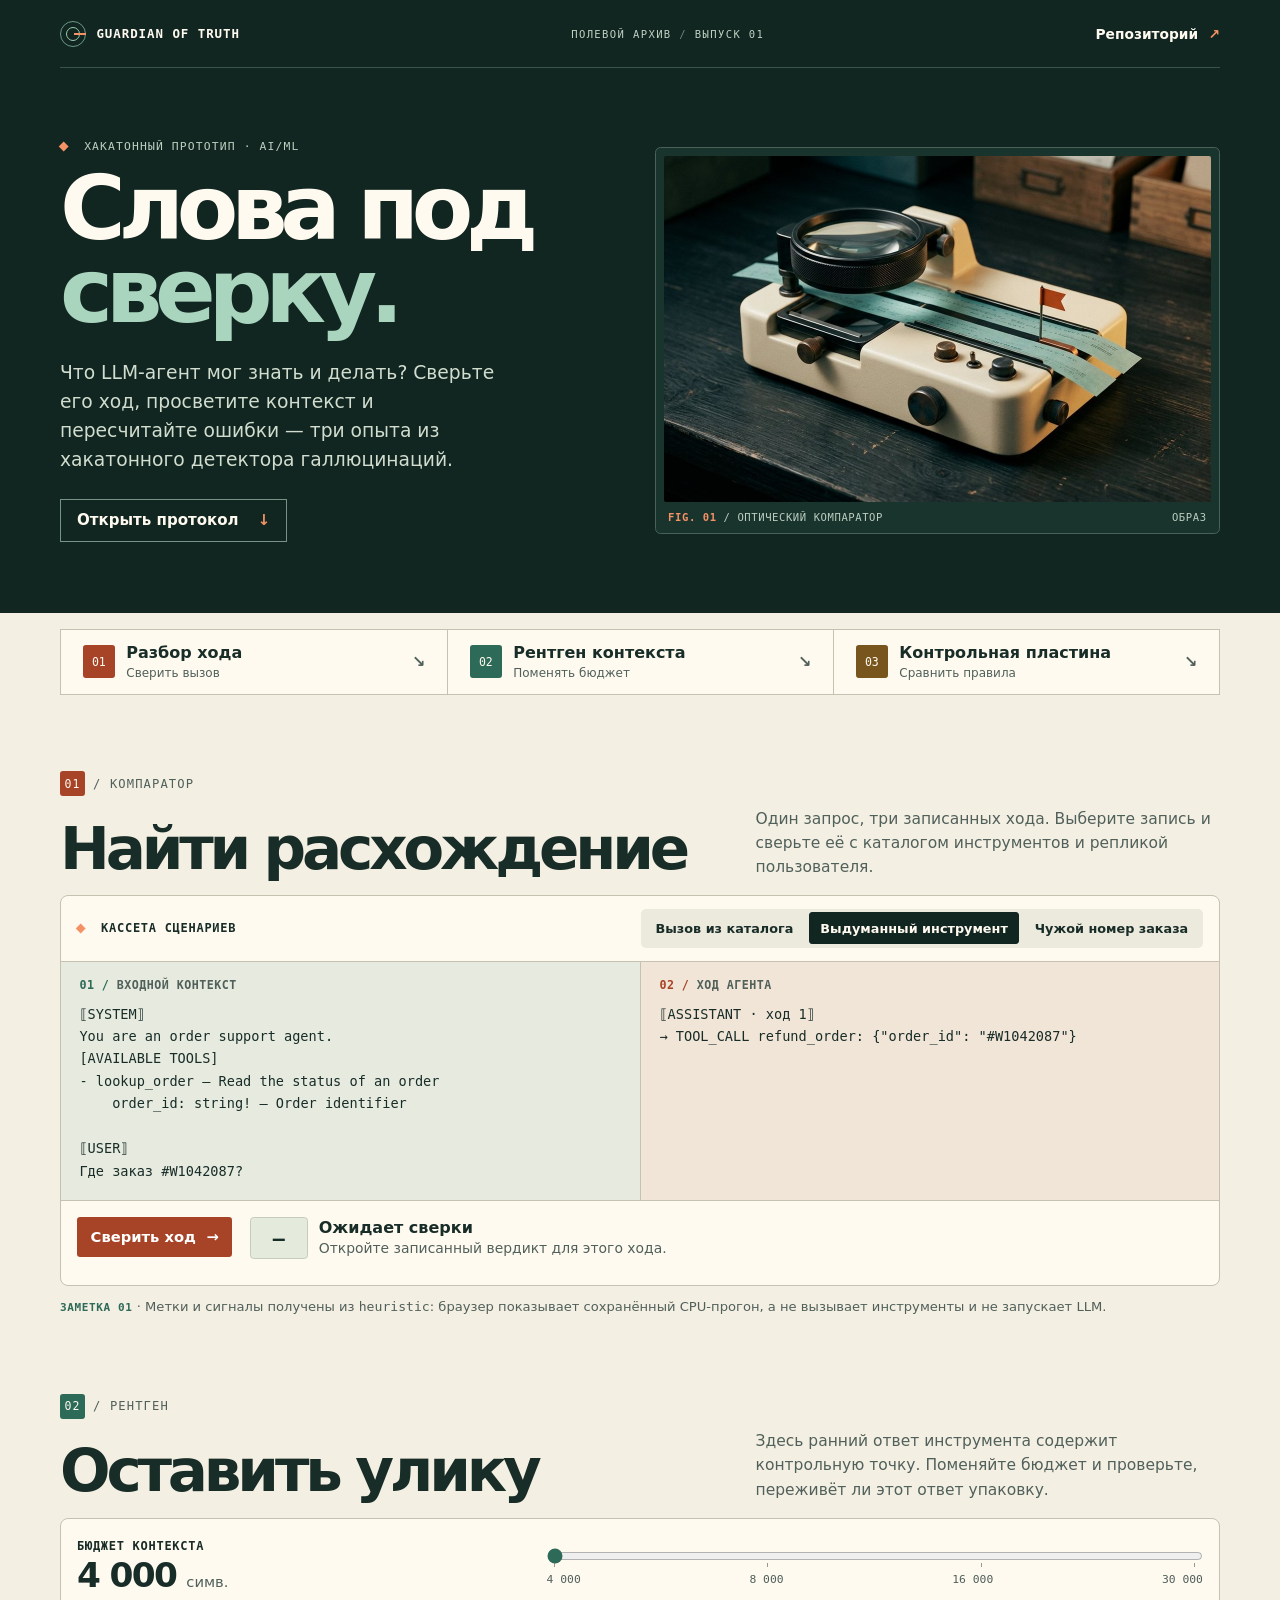
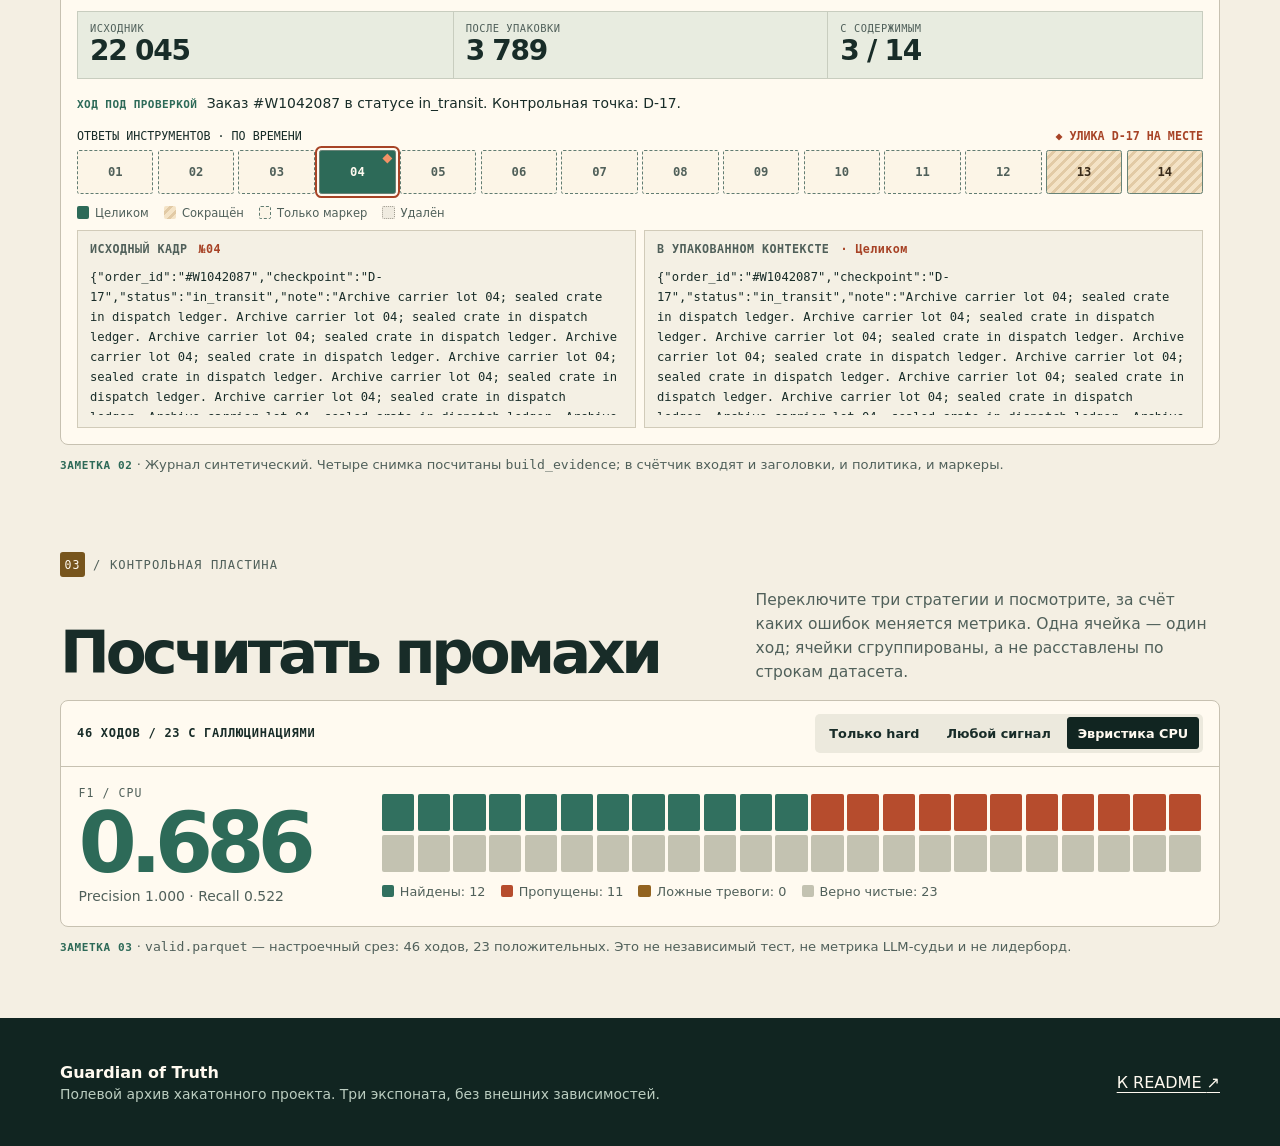
<file: docs/showcase/index.html>
<!doctype html>
<html lang="ru">
<head>
  <meta charset="utf-8">
  <meta name="viewport" content="width=device-width, initial-scale=1">
  <meta name="color-scheme" content="light">
  <meta name="description" content="Полевой архив Guardian of Truth: три интерактивных экспоната хакатонного детектора галлюцинаций.">
  <link rel="icon" href="data:image/svg+xml,%3Csvg xmlns='http://www.w3.org/2000/svg' viewBox='0 0 32 32'%3E%3Crect width='32' height='32' rx='6' fill='%23112521'/%3E%3Ccircle cx='15' cy='16' r='9' fill='none' stroke='%23a9d4be' stroke-width='2'/%3E%3Cpath d='M15 16h12' stroke='%23f49266' stroke-width='2'/%3E%3C/svg%3E">
  <title>Полевой архив / Guardian of Truth</title>
  <style>:root {
  color: #182c28; background: #f4efe3; color-scheme: light;
  --ink: #182c28; --night: #112521; --paper: #f4efe3; --white: #fffaf0;
  --line: #c7c1b1; --muted: #50605a; --pine: #2d6a58; --rust: #a74326;
  --bright: #f49266; --ochre: #77551d;
  --mono: ui-monospace, "DejaVu Sans Mono", Consolas, monospace;
  font-family: system-ui, -apple-system, "Segoe UI", sans-serif;
  scroll-behavior: smooth;
}
*, *::before, *::after { box-sizing: border-box; }
body { margin: 0; }
a { color: inherit; }
button, input { font: inherit; }
button { cursor: pointer; }
:focus-visible { outline: 3px solid #be4c20; outline-offset: 4px; }
p, figure { margin: 0; }
pre { overflow: auto; margin: 0; font: .85rem/1.65 var(--mono); }
code, .mono { font-family: var(--mono); }
.wrap { width: min(1160px, 100% - 7rem); margin: 0 auto; }
.night { background: var(--night); color: var(--white); }
.dim { opacity: .55; }
.skip { position: absolute; z-index: 5; left: 1rem; top: 1rem; transform: translateY(-200%); background: var(--white); padding: .7rem 1rem; }
.skip:focus { transform: none; }
.topbar { min-height: 68px; border-bottom: 1px solid #38544a; display: flex; align-items: center; justify-content: space-between; gap: 1rem; }
.wordmark, .repo { display: inline-flex; gap: .65rem; align-items: center; text-decoration: none; }
.wordmark { font: 700 .78rem var(--mono); letter-spacing: .075em; }
.repo { font-size: .86rem; font-weight: 650; }
.repo:hover, .bottom a:hover { color: var(--bright); }
.repo span { color: var(--bright); }
.mark { width: 26px; height: 26px; border: 1px solid #6b9885; border-radius: 50%; position: relative; flex: 0 0 auto; }
.mark::before { content: ""; inset: 5px; border: 1px solid #9acaac; border-radius: 50%; position: absolute; }
.mark::after { content: ""; height: 2px; width: 12px; top: 11px; left: 13px; background: var(--bright); position: absolute; }
.edition { font-size: .66rem; letter-spacing: .13em; color: #c0d1c2; }
.hero { display: grid; grid-template-columns: 1fr 1.04fr; gap: clamp(1.5rem, 4vw, 4.5rem); align-items: center; padding-block: clamp(2.5rem, 5vw, 4.7rem); }
.hero-copy { padding-block: .45rem; }
.eyebrow { font: .71rem/1.4 var(--mono); letter-spacing: .1em; color: #bed0c1; }
.eyebrow i, .console-label i { display: inline-block; width: .46rem; height: .46rem; background: var(--bright); margin-right: .55rem; transform: rotate(45deg); }
h1 { font-size: clamp(3.35rem, 7vw, 6.7rem); line-height: .93; letter-spacing: -.082em; margin: .75rem 0 1.5rem; font-weight: 750; }
h1 em { font-style: normal; color: #a9d4be; }
.hero-copy p { color: #d1ddce; font-size: clamp(1rem, 1.6vw, 1.17rem); line-height: 1.55; max-width: 37ch; }
.hero-link { display: inline-flex; justify-content: space-between; align-items: center; gap: 1.2rem; margin-top: 1.6rem; border: 1px solid #779287; padding: .7rem 1rem; font-weight: 650; font-size: .94rem; text-decoration: none; }
.hero-link span { color: var(--bright); }
.hero-link:hover { background: #29453c; }
.instrument { padding: .525rem; background: #19332d; border: 1px solid #4a6157; border-radius: .35rem; min-width: 0; }
.instrument img { width: 100%; height: auto; aspect-ratio: 1.58; object-fit: cover; display: block; border-radius: .13rem; }
.instrument figcaption { text-transform: uppercase; font-size: .66rem; letter-spacing: .055em; display: flex; gap: .5rem; justify-content: space-between; color: #bbcdc0; padding: .52rem .25rem .12rem; }
.instrument figcaption b { color: var(--bright); }
.register { display: grid; grid-template-columns: repeat(3, 1fr); margin-top: 1rem; border: 1px solid var(--line); background: var(--white); }
.register a { display: grid; grid-template-columns: auto 1fr auto; gap: .7rem; align-items: center; text-decoration: none; padding: .8rem clamp(.7rem, 2.1vw, 1.35rem); font-weight: 720; line-height: 1.2; }
.register a + a { border-left: 1px solid var(--line); }
.register a:hover { background: #e9eadc; }
.register small { display: block; font-size: .75rem; font-weight: 500; color: var(--muted); margin-top: .28rem; }
.register i { color: var(--muted); font-style: normal; }
.index { display: inline-grid; place-items: center; width: 2.03rem; height: 2.03rem; color: var(--white); font: .72rem var(--mono); border-radius: .18rem; }
.rust { background: var(--rust); } .pine { background: var(--pine); } .ochre { background: var(--ochre); }
.exhibit { scroll-margin-top: 1rem; padding-block: clamp(2.4rem, 6vw, 5rem) 0; }
.section-head { display: grid; grid-template-columns: 1fr minmax(20ch, .7fr); gap: .65rem 2rem; align-items: end; margin-bottom: 1rem; }
.section-no { grid-column: 1/-1; color: var(--muted); letter-spacing: .09em; font-size: .76rem; display: flex; align-items: center; gap: .5rem; }
.section-no .index { height: 1.57rem; width: 1.57rem; }
h2 { font-size: clamp(2.25rem, 4.65vw, 4rem); line-height: 1.03; font-weight: 740; letter-spacing: -.07em; margin: 0; }
.section-head p, .footnote { line-height: 1.55; color: var(--muted); }
.section-head p { font-size: .97rem; max-width: 50ch; }
.console, .packing-deck, .score-deck { border: 1px solid var(--line); border-radius: .5rem; overflow: clip; background: var(--white); }
.console-top, .score-controls { display: flex; flex-wrap: wrap; align-items: center; justify-content: space-between; gap: .7rem; padding: .8rem 1rem; border-bottom: 1px solid var(--line); }
.console-label { font-size: .75rem; font-weight: 700; letter-spacing: .06em; }
.segments { display: flex; flex-wrap: wrap; gap: .3rem; padding: .23rem; background: #ece9dd; border-radius: .31rem; }
.segments button { background: transparent; border: 1px solid transparent; padding: .47rem .63rem; color: var(--ink); border-radius: .19rem; font-size: .8rem; font-weight: 620; }
.segments button:hover { background: #f7f3e9; }
.segments button[aria-pressed="true"] { background: var(--night); color: var(--white); border-color: var(--night); }
.traces { display: grid; grid-template-columns: 1fr 1fr; background: #e7ebdf; }
.trace { min-width: 0; padding: 1.02rem 1.15rem 1.1rem; }
.trace-call { background: #f1e5d7; border-left: 1px solid var(--line); }
.trace h3, .frames h3 { font-size: .73rem; margin: 0 0 .65rem; letter-spacing: .04em; color: var(--muted); }
.trace h3 span { color: var(--pine); }
.trace-call h3 span { color: var(--rust); }
.trace pre { min-height: 10.25rem; white-space: pre-wrap; overflow-wrap: anywhere; }
.verdict-row { padding: 1rem; display: grid; grid-template-columns: minmax(148px, auto) 1fr; gap: 1.1rem; align-items: start; border-top: 1px solid var(--line); }
.primary { padding: .72rem .85rem; display: flex; justify-content: space-between; align-items: center; gap: .65rem; border: 0; border-radius: .2rem; background: var(--rust); color: #fff; font-size: .92rem; font-weight: 720; }
.primary:hover { background: #853519; }
.verdict { min-height: 3.3rem; display: grid; grid-template-columns: auto 1fr; align-items: start; gap: .7rem; }
.label { min-width: 3.6rem; min-height: 2.63rem; display: grid; place-items: center; border: 1px solid #c6ccbd; border-radius: .23rem; background: #e5ebdc; font-weight: 700; font-size: 1.25rem; }
.verdict[data-tone="alert"] .label { color: var(--rust); background: #f5e2d6; border-color: #dcb49f; }
.verdict p { line-height: 1.4; }
#verdict-title { font-weight: 700; }
.subtle { color: var(--muted); font-size: .87rem; }
.signals { list-style: none; margin: .4rem 0 0; padding: 0; display: flex; flex-wrap: wrap; gap: .32rem; }
.signals li { background: #f2ded2; color: #7b321e; padding: .22rem .37rem; border-radius: .18rem; font: .71rem/1.45 var(--mono); overflow-wrap: anywhere; }
.footnote { margin-top: .65rem; font-size: .82rem; }
.footnote .mono { color: var(--pine); font-size: .69rem; letter-spacing: .055em; font-weight: 700; }
.packing-deck { padding: 1rem; }
.slider-head { display: grid; grid-template-columns: 1fr 1.5fr; gap: .75rem 2rem; align-items: center; }
.slider-number { font-size: 2.15rem; line-height: 1.25; letter-spacing: -.05em; font-weight: 740; }
.slider-number span { font-size: .92rem; font-weight: 500; color: var(--muted); letter-spacing: 0; }
.slider-controls input { width: 100%; margin: 0; display: block; accent-color: var(--pine); }
.slider-ticks { display: flex; justify-content: space-between; gap: .25rem; margin-top: .26rem; font-size: .71rem; color: var(--muted); }
.reading { display: grid; grid-template-columns: repeat(3, 1fr); margin: .9rem 0; background: #e8ece0; border: 1px solid #c8cdbf; }
.reading > div { padding: .65rem .75rem; }
.reading > div + div { border-left: 1px solid #c8cdbf; }
.reading span { display: block; font-size: .65rem; letter-spacing: .05em; color: var(--muted); }
.reading strong { font-size: clamp(1.15rem, 2.5vw, 1.75rem); letter-spacing: -.045em; }
.observed { font-size: .87rem; line-height: 1.5; margin-bottom: .95rem; }
.observed .mono { font-size: .69rem; font-weight: 700; letter-spacing: .04em; color: var(--pine); margin-right: .3rem; }
.strip-head { display: flex; flex-wrap: wrap; justify-content: space-between; gap: .4rem; align-items: center; font-size: .73rem; }
.proof { color: var(--rust); font-weight: 700; }
.timeline { display: grid; grid-template-columns: repeat(14, minmax(0, 1fr)); gap: .27rem; margin-top: .45rem; }
.timeline button { min-height: 2.75rem; padding: .22rem; border: 1px solid #688377; border-radius: .15rem; color: #fffaf0; font: 700 .76rem var(--mono); position: relative; }
.timeline button[aria-pressed="true"] { outline: 2px solid var(--rust); outline-offset: 2px; z-index: 1; }
.timeline button:focus-visible { z-index: 2; outline-offset: 4px; }
.timeline button.is-proof::after { content: ""; width: .42rem; height: .42rem; position: absolute; inset: .24rem .24rem auto auto; background: var(--bright); transform: rotate(45deg); }
.whole { background: var(--pine); }
.timeline .short, .swatch.short { background: repeating-linear-gradient(135deg,#f4e3c6 0 4px,#e2caa5 4px 7px); color: #382a19; }
.timeline .marker, .swatch.marker { background: #fcf5e7; border: 1px dashed #617c72; color: var(--muted); }
.timeline .gone, .swatch.gone { background: #f0ebe0; border: 1px dotted #a19d91; color: var(--muted); }
.frames { display: grid; grid-template-columns: 1fr 1fr; gap: .5rem; margin-top: .65rem; }
.frames > div { padding: .7rem .75rem; border: 1px solid #d1cbb9; background: #f4f0e4; min-width: 0; }
.frames h3 span { margin-left: .22rem; color: var(--rust); }
.frames pre { white-space: pre-wrap; overflow-wrap: anywhere; max-height: 9.3rem; font-size: .76rem; }
.key { padding: 0; margin: .7rem 0 0; list-style: none; display: flex; flex-wrap: wrap; gap: .4rem .95rem; font-size: .8rem; color: var(--muted); }
.key.small { font-size: .72rem; }
.key li { display: flex; gap: .37rem; align-items: center; }
.swatch { width: .76rem; height: .76rem; border-radius: .12rem; flex: 0 0 auto; }
.score-body { display: grid; grid-template-columns: minmax(10rem, .48fr) 1.37fr; gap: 1rem; padding: 1.2rem 1.1rem; align-items: center; }
.score-body .mono { color: var(--muted); font-size: .72rem; letter-spacing: .09em; }
.big-number { color: var(--pine); font-size: clamp(3.1rem, 6.55vw, 5.5rem); letter-spacing: -.083em; font-weight: 760; line-height: 1.04; font-variant-numeric: tabular-nums; }
.pr { line-height: 1.4; }
.matrix { display: grid; grid-template-columns: repeat(23, 1fr); gap: .22rem; }
.matrix span { display: block; aspect-ratio: .86; border-radius: .12rem; }
.tp { background: #31705f; }.fn { background: #b64c2d; }.fp { background: #926320; }.tn { background: #c3c2b1; }
.notice { margin-top: 1.25rem; padding: .75rem; border: 1px solid var(--line); }
.bottom { display: flex; justify-content: space-between; gap: 1.1rem; align-items: center; margin-top: 3.8rem; min-height: 8rem; padding-block: 1.2rem; }
.bottom p { margin-top: .25rem; color: #bbcdc0; font-size: .87rem; }
.bottom a { flex: 0 0 auto; text-underline-offset: .25em; }
@media (max-width: 950px) {
  .wrap { width: calc(100% - 4rem); }
  .section-head { grid-template-columns: 1fr .85fr; }
  .hero { gap: 1.7rem; }
}
@media (max-width: 700px) {
  .wrap { width: calc(100% - 2rem); }
  .topbar { min-height: 58px; }
  .hero { grid-template-columns: 1fr; padding-block: 2rem; gap: 1.2rem; }
  .hero-copy p { max-width: 43ch; }
  .hero-link { margin-top: .95rem; }
  .instrument img { aspect-ratio: 1.85; }
  .edition { display: none; }
  .section-head { grid-template-columns: 1fr; }
  .register a { grid-template-columns: 1fr; gap: .4rem; font-size: .79rem; word-break: normal; }
  .register a small, .register a i { display: none; }
  .register .index { width: 1.58rem; height: 1.58rem; }
  .timeline { grid-template-columns: repeat(7, minmax(0, 1fr)); }
  .score-body { grid-template-columns: 1fr; }
  .matrix { gap: .15rem; }
}
@media (max-width: 480px) {
  .traces, .frames, .slider-head { grid-template-columns: 1fr; }
  .trace { padding: .8rem; }
  .trace-call { border-left: 0; border-top: 1px solid var(--line); }
  .trace pre { min-height: auto; }
  .verdict-row { grid-template-columns: 1fr; gap: .8rem; }
  .primary { justify-self: start; }
  .slider-head { gap: .3rem; }
  .reading > div { padding: .46rem .4rem; }
  .reading span { font-size: .57rem; }
  .reading strong { font-size: 1.12rem; }
  .bottom { flex-direction: column; align-items: flex-start; }
}
@media (prefers-reduced-motion: reduce) {
  :root { scroll-behavior: auto; }
}
</style>
</head>
<body>
  <a class="skip" href="#audit">К экспонатам</a>
  <header class="night" id="top">
    <div class="wrap topbar">
      <a class="wordmark" href="#top" aria-label="Guardian of Truth, в начало">
        <span class="mark" aria-hidden="true"></span> GUARDIAN OF TRUTH
      </a>
      <span class="edition mono">ПОЛЕВОЙ АРХИВ <span class="dim">/</span> ВЫПУСК 01</span>
      <a class="repo" href="https://github.com/overbaffe1/Guardian-of-Truth">Репозиторий <span aria-hidden="true">↗</span></a>
    </div>
    <div class="wrap hero">
      <div class="hero-copy">
        <div class="eyebrow"><i aria-hidden="true"></i> ХАКАТОННЫЙ ПРОТОТИП · AI/ML</div>
        <h1>Слова под<br><em>сверку.</em></h1>
        <p>Что LLM-агент мог знать и делать? Сверьте его ход, просветите контекст и пересчитайте ошибки — три опыта из хакатонного детектора галлюцинаций.</p>
        <a class="hero-link" href="#audit">Открыть протокол <span aria-hidden="true">↓</span></a>
      </div>
      <figure class="instrument">
        <img src="[data-uri]" width="1240" height="692" alt="Воображаемый оптический компаратор: линза над двумя лентами и оранжевый флажок на одной из них.">
        <figcaption class="mono"><span><b>FIG. 01</b> / Оптический компаратор</span><span>ОБРАЗ</span></figcaption>
      </figure>
    </div>
  </header>

  <main class="wrap">
    <nav class="register" aria-label="Указатель экспонатов">
      <a href="#audit"><span class="index rust">01</span><span>Разбор хода<small>Сверить вызов</small></span><i aria-hidden="true">↘</i></a>
      <a href="#packing"><span class="index pine">02</span><span>Рентген контекста<small>Поменять бюджет</small></span><i aria-hidden="true">↘</i></a>
      <a href="#scores"><span class="index ochre">03</span><span>Контрольная пластина<small>Сравнить правила</small></span><i aria-hidden="true">↘</i></a>
    </nav>

    <noscript><p class="notice">Для переключателей нужен JavaScript. Статичные экспонаты и результаты доступны <a href="https://github.com/overbaffe1/Guardian-of-Truth#readme">в README</a>.</p></noscript>

    <section id="audit" class="exhibit" tabindex="-1" aria-labelledby="audit-title">
      <header class="section-head">
        <div class="mono section-no"><span class="index rust">01</span> / КОМПАРАТОР</div>
        <h2 id="audit-title">Найти расхождение</h2>
        <p>Один запрос, три записанных хода. Выберите запись и сверьте её с каталогом инструментов и репликой пользователя.</p>
      </header>
      <div class="console">
        <div class="console-top">
          <span class="mono console-label"><i aria-hidden="true"></i> КАССЕТА СЦЕНАРИЕВ</span>
          <div id="cases" class="segments" role="group" aria-label="Сценарий"></div>
        </div>
        <div class="traces">
          <div class="trace">
            <h3 class="mono"><span>01 /</span> ВХОДНОЙ КОНТЕКСТ</h3>
            <pre id="case-prompt" tabindex="0" aria-label="Входной контекст"></pre>
          </div>
          <div class="trace trace-call">
            <h3 class="mono"><span>02 /</span> ХОД АГЕНТА</h3>
            <pre id="case-response" tabindex="0" aria-label="Ход агента"></pre>
          </div>
        </div>
        <div class="verdict-row">
          <button id="inspect" class="primary" type="button" aria-controls="verdict">Сверить ход <span aria-hidden="true">→</span></button>
          <div id="verdict" class="verdict" aria-live="polite" aria-atomic="true">
            <div id="label" class="label mono"></div>
            <div>
              <p id="verdict-title"></p>
              <p id="verdict-note" class="subtle"></p>
              <ul id="signal-list" class="signals"></ul>
            </div>
          </div>
        </div>
      </div>
      <p class="footnote"><span class="mono">ЗАМЕТКА 01</span> · Метки и сигналы получены из <code>heuristic</code>: браузер показывает сохранённый CPU-прогон, а не вызывает инструменты и не запускает LLM.</p>
    </section>

    <section id="packing" class="exhibit" tabindex="-1" aria-labelledby="packing-title">
      <header class="section-head">
        <div class="mono section-no"><span class="index pine">02</span> / РЕНТГЕН</div>
        <h2 id="packing-title">Оставить улику</h2>
        <p>Здесь ранний ответ инструмента содержит контрольную точку. Поменяйте бюджет и проверьте, переживёт ли этот ответ упаковку.</p>
      </header>
      <div class="packing-deck">
        <div class="slider-head">
          <div>
            <label for="budget" class="mono console-label">БЮДЖЕТ КОНТЕКСТА</label>
            <p class="slider-number"><output id="budget-value" for="budget"></output> <span>симв.</span></p>
          </div>
          <div class="slider-controls">
            <input type="range" id="budget" min="0" max="3" step="1" value="0" list="caps">
            <datalist id="caps"><option value="0"><option value="1"><option value="2"><option value="3"></datalist>
            <div id="budget-ticks" class="slider-ticks mono" aria-hidden="true"></div>
          </div>
        </div>
        <div class="reading" aria-live="polite" aria-atomic="true">
          <div><span class="mono">ИСХОДНИК</span><strong id="raw-chars"></strong></div>
          <div><span class="mono">ПОСЛЕ УПАКОВКИ</span><strong id="packed-chars"></strong></div>
          <div><span class="mono">С СОДЕРЖИМЫМ</span><strong id="payloads"></strong></div>
        </div>
        <p class="observed"><span class="mono">ХОД ПОД ПРОВЕРКОЙ</span> <span id="packed-reply"></span></p>
        <div class="strip-head"><span class="mono">ОТВЕТЫ ИНСТРУМЕНТОВ · ПО ВРЕМЕНИ</span><span id="proof" class="proof mono"></span></div>
        <div id="timeline" class="timeline" role="group" aria-label="Ответы инструментов"></div>
        <ul class="key small"><li><i class="swatch whole"></i>Целиком</li><li><i class="swatch short"></i>Сокращён</li><li><i class="swatch marker"></i>Только маркер</li><li><i class="swatch gone"></i>Удалён</li></ul>
        <div class="frames">
          <div><h3 class="mono">ИСХОДНЫЙ КАДР <span id="frame-no"></span></h3><pre id="frame-before" tabindex="0" aria-label="Исходный кадр"></pre></div>
          <div><h3 class="mono">В УПАКОВАННОМ КОНТЕКСТЕ <span id="frame-state"></span></h3><pre id="frame-after" tabindex="0" aria-label="Кадр в упакованном контексте"></pre></div>
        </div>
      </div>
      <p class="footnote"><span class="mono">ЗАМЕТКА 02</span> · Журнал синтетический. Четыре снимка посчитаны <code>build_evidence</code>; в счётчик входят и заголовки, и политика, и маркеры.</p>
    </section>

    <section id="scores" class="exhibit" tabindex="-1" aria-labelledby="scores-title">
      <header class="section-head">
        <div class="mono section-no"><span class="index ochre">03</span> / КОНТРОЛЬНАЯ ПЛАСТИНА</div>
        <h2 id="scores-title">Посчитать промахи</h2>
        <p>Переключите три стратегии и посмотрите, за счёт каких ошибок меняется метрика. Одна ячейка — один ход; ячейки сгруппированы, а не расставлены по строкам датасета.</p>
      </header>
      <div class="score-deck">
        <div class="score-controls"><span id="cohort" class="mono console-label"></span><div id="modes" class="segments" role="group" aria-label="Режим правил"></div></div>
        <div class="score-body">
          <div aria-live="polite" aria-atomic="true"><div class="mono">F1 / CPU</div><div id="f1" class="big-number"></div><p id="precision-recall" class="pr subtle"></p></div>
          <div><div id="matrix" class="matrix" aria-hidden="true"></div><ul id="legend" class="key" aria-live="polite" aria-atomic="true"></ul></div>
        </div>
      </div>
      <p class="footnote"><span class="mono">ЗАМЕТКА 03</span> · <code>valid.parquet</code> — настроечный срез: 46 ходов, 23 положительных. Это не независимый тест, не метрика LLM-судьи и не лидерборд.</p>
    </section>
  </main>

  <footer class="night">
    <div class="wrap bottom"><div><b>Guardian of Truth</b><p>Полевой архив хакатонного проекта. Три экспоната, без внешних зависимостей.</p></div><a href="https://github.com/overbaffe1/Guardian-of-Truth#readme">К README <span aria-hidden="true">↗</span></a></div>
  </footer>
  <script type="application/json" id="lab-data">{"cases":[{"id":"listed-tool","title":"Вызов из каталога","note":"Имя есть в каталоге, а номер заказа — в реплике пользователя. Правила не нашли ошибки.","prompt":"⟦SYSTEM⟧\nYou are an order support agent.\n[AVAILABLE TOOLS]\n- lookup_order — Read the status of an order\n    order_id: string! — Order identifier\n\n⟦USER⟧\nГде заказ #W1042087?","response":"⟦ASSISTANT · ход 1⟧\n→ TOOL_CALL lookup_order: {\"order_id\": \"#W1042087\"}","expected":0,"label":0,"signals":[]},{"id":"invented-tool","title":"Выдуманный инструмент","note":"В каталоге только lookup_order. Новый refund_order даёт жёсткий сигнал, судья не нужен.","prompt":"⟦SYSTEM⟧\nYou are an order support agent.\n[AVAILABLE TOOLS]\n- lookup_order — Read the status of an order\n    order_id: string! — Order identifier\n\n⟦USER⟧\nГде заказ #W1042087?","response":"⟦ASSISTANT · ход 1⟧\n→ TOOL_CALL refund_order: {\"order_id\": \"#W1042087\"}","expected":1,"label":1,"signals":[{"kind":"tool_not_available","severity":"hard","message":"the response calls tool 'refund_order', which is not declared in [AVAILABLE TOOLS]"}]},{"id":"invented-id","title":"Чужой номер заказа","note":"Инструмент настоящий, но #W1991420 не встречается в контексте. Правило проверяет не только имя вызова.","prompt":"⟦SYSTEM⟧\nYou are an order support agent.\n[AVAILABLE TOOLS]\n- lookup_order — Read the status of an order\n    order_id: string! — Order identifier\n\n⟦USER⟧\nГде заказ #W1042087?","response":"⟦ASSISTANT · ход 1⟧\n→ TOOL_CALL lookup_order: {\"order_id\": \"#W1991420\"}","expected":1,"label":1,"signals":[{"kind":"ungrounded_argument","severity":"hard","message":"argument 'order_id=#W1991420' of tool 'lookup_order' does not exist in the provided data"},{"kind":"ungrounded_code","severity":"hard","message":"code 'W1991420' appears in the response but nowhere in the provided context"}]}],"packing":{"raw_chars":22045,"reply":"Заказ #W1042087 в статусе in_transit. Контрольная точка: D-17.","proof_index":4,"entries":[{"number":1,"tool":"lookup_order_01","body":"{\"order_id\":\"#W1070001\",\"checkpoint\":\"R-01\",\"status\":\"queued\",\"note\":\"Archive carrier lot 01; sealed crate in dispatch ledger. Archive carrier lot 01; sealed crate in dispatch ledger. Archive carrier lot 01; sealed crate in dispatch ledger. Archive carrier lot 01; sealed crate in dispatch ledger. Archive carrier lot 01; sealed crate in dispatch ledger. Archive carrier lot 01; sealed crate in dispatch ledger. Archive carrier lot 01; sealed crate in dispatch ledger. Archive carrier lot 01; sealed crate in dispatch ledger. Archive carrier lot 01; sealed crate in dispatch ledger. Archive carrier lot 01; sealed crate in dispatch ledger. Archive carrier lot 01; sealed crate in dispatch ledger. Archive carrier lot 01; sealed crate in dispatch ledger. Archive carrier lot 01; sealed crate in dispatch ledger. Archive carrier lot 01; sealed crate in dispatch ledger. Archive carrier lot 01; sealed crate in dispatch ledger. Archive carrier lot 01; sealed crate in dispatch ledger. Archive carrier lot 01; sealed crate in dispatch ledger. Archive carrier lot 01; sealed crate in dispatch ledger.\"}","proof":false},{"number":2,"tool":"lookup_order_02","body":"{\"order_id\":\"#W1070002\",\"checkpoint\":\"R-02\",\"status\":\"queued\",\"note\":\"Archive carrier lot 02; sealed crate in dispatch ledger. Archive carrier lot 02; sealed crate in dispatch ledger. Archive carrier lot 02; sealed crate in dispatch ledger. Archive carrier lot 02; sealed crate in dispatch ledger. Archive carrier lot 02; sealed crate in dispatch ledger. Archive carrier lot 02; sealed crate in dispatch ledger. Archive carrier lot 02; sealed crate in dispatch ledger. Archive carrier lot 02; sealed crate in dispatch ledger. Archive carrier lot 02; sealed crate in dispatch ledger. Archive carrier lot 02; sealed crate in dispatch ledger. Archive carrier lot 02; sealed crate in dispatch ledger. Archive carrier lot 02; sealed crate in dispatch ledger. Archive carrier lot 02; sealed crate in dispatch ledger. Archive carrier lot 02; sealed crate in dispatch ledger. Archive carrier lot 02; sealed crate in dispatch ledger. Archive carrier lot 02; sealed crate in dispatch ledger. Archive carrier lot 02; sealed crate in dispatch ledger. Archive carrier lot 02; sealed crate in dispatch ledger. Archive carrier lot 02; sealed crate in dispatch ledger.\"}","proof":false},{"number":3,"tool":"lookup_order_03","body":"{\"order_id\":\"#W1070003\",\"checkpoint\":\"R-03\",\"status\":\"queued\",\"note\":\"Archive carrier lot 03; sealed crate in dispatch ledger. Archive carrier lot 03; sealed crate in dispatch ledger. Archive carrier lot 03; sealed crate in dispatch ledger. Archive carrier lot 03; sealed crate in dispatch ledger. Archive carrier lot 03; sealed crate in dispatch ledger. Archive carrier lot 03; sealed crate in dispatch ledger. Archive carrier lot 03; sealed crate in dispatch ledger. Archive carrier lot 03; sealed crate in dispatch ledger. Archive carrier lot 03; sealed crate in dispatch ledger. Archive carrier lot 03; sealed crate in dispatch ledger. Archive carrier lot 03; sealed crate in dispatch ledger. Archive carrier lot 03; sealed crate in dispatch ledger. Archive carrier lot 03; sealed crate in dispatch ledger. Archive carrier lot 03; sealed crate in dispatch ledger. Archive carrier lot 03; sealed crate in dispatch ledger. Archive carrier lot 03; sealed crate in dispatch ledger. Archive carrier lot 03; sealed crate in dispatch ledger. Archive carrier lot 03; sealed crate in dispatch ledger. Archive carrier lot 03; sealed crate in dispatch ledger. Archive carrier lot 03; sealed crate in dispatch ledger.\"}","proof":false},{"number":4,"tool":"lookup_order_04","body":"{\"order_id\":\"#W1042087\",\"checkpoint\":\"D-17\",\"status\":\"in_transit\",\"note\":\"Archive carrier lot 04; sealed crate in dispatch ledger. Archive carrier lot 04; sealed crate in dispatch ledger. Archive carrier lot 04; sealed crate in dispatch ledger. Archive carrier lot 04; sealed crate in dispatch ledger. Archive carrier lot 04; sealed crate in dispatch ledger. Archive carrier lot 04; sealed crate in dispatch ledger. Archive carrier lot 04; sealed crate in dispatch ledger. Archive carrier lot 04; sealed crate in dispatch ledger. Archive carrier lot 04; sealed crate in dispatch ledger. Archive carrier lot 04; sealed crate in dispatch ledger. Archive carrier lot 04; sealed crate in dispatch ledger. Archive carrier lot 04; sealed crate in dispatch ledger. Archive carrier lot 04; sealed crate in dispatch ledger. Archive carrier lot 04; sealed crate in dispatch ledger. Archive carrier lot 04; sealed crate in dispatch ledger. Archive carrier lot 04; sealed crate in dispatch ledger. Archive carrier lot 04; sealed crate in dispatch ledger. Archive carrier lot 04; sealed crate in dispatch ledger. Archive carrier lot 04; sealed crate in dispatch ledger. Archive carrier lot 04; sealed crate in dispatch ledger. Archive carrier lot 04; sealed crate in dispatch ledger.\"}","proof":true},{"number":5,"tool":"lookup_order_05","body":"{\"order_id\":\"#W1070005\",\"checkpoint\":\"R-05\",\"status\":\"queued\",\"note\":\"Archive carrier lot 05; sealed crate in dispatch ledger. Archive carrier lot 05; sealed crate in dispatch ledger. Archive carrier lot 05; sealed crate in dispatch ledger. Archive carrier lot 05; sealed crate in dispatch ledger. Archive carrier lot 05; sealed crate in dispatch ledger. Archive carrier lot 05; sealed crate in dispatch ledger. Archive carrier lot 05; sealed crate in dispatch ledger. Archive carrier lot 05; sealed crate in dispatch ledger. Archive carrier lot 05; sealed crate in dispatch ledger. Archive carrier lot 05; sealed crate in dispatch ledger. Archive carrier lot 05; sealed crate in dispatch ledger. Archive carrier lot 05; sealed crate in dispatch ledger. Archive carrier lot 05; sealed crate in dispatch ledger. Archive carrier lot 05; sealed crate in dispatch ledger. Archive carrier lot 05; sealed crate in dispatch ledger. Archive carrier lot 05; sealed crate in dispatch ledger. Archive carrier lot 05; sealed crate in dispatch ledger. Archive carrier lot 05; sealed crate in dispatch ledger. Archive carrier lot 05; sealed crate in dispatch ledger. Archive carrier lot 05; sealed crate in dispatch ledger. Archive carrier lot 05; sealed crate in dispatch ledger. Archive carrier lot 05; sealed crate in dispatch ledger.\"}","proof":false},{"number":6,"tool":"lookup_order_06","body":"{\"order_id\":\"#W1070006\",\"checkpoint\":\"R-06\",\"status\":\"queued\",\"note\":\"Archive carrier lot 06; sealed crate in dispatch ledger. Archive carrier lot 06; sealed crate in dispatch ledger. Archive carrier lot 06; sealed crate in dispatch ledger. Archive carrier lot 06; sealed crate in dispatch ledger. Archive carrier lot 06; sealed crate in dispatch ledger. Archive carrier lot 06; sealed crate in dispatch ledger. Archive carrier lot 06; sealed crate in dispatch ledger. Archive carrier lot 06; sealed crate in dispatch ledger. Archive carrier lot 06; sealed crate in dispatch ledger. Archive carrier lot 06; sealed crate in dispatch ledger. Archive carrier lot 06; sealed crate in dispatch ledger. Archive carrier lot 06; sealed crate in dispatch ledger. Archive carrier lot 06; sealed crate in dispatch ledger. Archive carrier lot 06; sealed crate in dispatch ledger. Archive carrier lot 06; sealed crate in dispatch ledger. Archive carrier lot 06; sealed crate in dispatch ledger. Archive carrier lot 06; sealed crate in dispatch ledger. Archive carrier lot 06; sealed crate in dispatch ledger. Archive carrier lot 06; sealed crate in dispatch ledger. Archive carrier lot 06; sealed crate in dispatch ledger. Archive carrier lot 06; sealed crate in dispatch ledger. Archive carrier lot 06; sealed crate in dispatch ledger. Archive carrier lot 06; sealed crate in dispatch ledger.\"}","proof":false},{"number":7,"tool":"lookup_order_07","body":"{\"order_id\":\"#W1070007\",\"checkpoint\":\"R-07\",\"status\":\"queued\",\"note\":\"Archive carrier lot 07; sealed crate in dispatch ledger. Archive carrier lot 07; sealed crate in dispatch ledger. Archive carrier lot 07; sealed crate in dispatch ledger. Archive carrier lot 07; sealed crate in dispatch ledger. Archive carrier lot 07; sealed crate in dispatch ledger. Archive carrier lot 07; sealed crate in dispatch ledger. Archive carrier lot 07; sealed crate in dispatch ledger. Archive carrier lot 07; sealed crate in dispatch ledger. Archive carrier lot 07; sealed crate in dispatch ledger. Archive carrier lot 07; sealed crate in dispatch ledger. Archive carrier lot 07; sealed crate in dispatch ledger. Archive carrier lot 07; sealed crate in dispatch ledger. Archive carrier lot 07; sealed crate in dispatch ledger. Archive carrier lot 07; sealed crate in dispatch ledger. Archive carrier lot 07; sealed crate in dispatch ledger. Archive carrier lot 07; sealed crate in dispatch ledger. Archive carrier lot 07; sealed crate in dispatch ledger. Archive carrier lot 07; sealed crate in dispatch ledger. Archive carrier lot 07; sealed crate in dispatch ledger. Archive carrier lot 07; sealed crate in dispatch ledger. Archive carrier lot 07; sealed crate in dispatch ledger. Archive carrier lot 07; sealed crate in dispatch ledger. Archive carrier lot 07; sealed crate in dispatch ledger. Archive carrier lot 07; sealed crate in dispatch ledger.\"}","proof":false},{"number":8,"tool":"lookup_order_08","body":"{\"order_id\":\"#W1070008\",\"checkpoint\":\"R-08\",\"status\":\"queued\",\"note\":\"Archive carrier lot 08; sealed crate in dispatch ledger. Archive carrier lot 08; sealed crate in dispatch ledger. Archive carrier lot 08; sealed crate in dispatch ledger. Archive carrier lot 08; sealed crate in dispatch ledger. Archive carrier lot 08; sealed crate in dispatch ledger. Archive carrier lot 08; sealed crate in dispatch ledger. Archive carrier lot 08; sealed crate in dispatch ledger. Archive carrier lot 08; sealed crate in dispatch ledger. Archive carrier lot 08; sealed crate in dispatch ledger. Archive carrier lot 08; sealed crate in dispatch ledger. Archive carrier lot 08; sealed crate in dispatch ledger. Archive carrier lot 08; sealed crate in dispatch ledger. Archive carrier lot 08; sealed crate in dispatch ledger. Archive carrier lot 08; sealed crate in dispatch ledger. Archive carrier lot 08; sealed crate in dispatch ledger. Archive carrier lot 08; sealed crate in dispatch ledger. Archive carrier lot 08; sealed crate in dispatch ledger. Archive carrier lot 08; sealed crate in dispatch ledger. Archive carrier lot 08; sealed crate in dispatch ledger. Archive carrier lot 08; sealed crate in dispatch ledger. Archive carrier lot 08; sealed crate in dispatch ledger. Archive carrier lot 08; sealed crate in dispatch ledger. Archive carrier lot 08; sealed crate in dispatch ledger. Archive carrier lot 08; sealed crate in dispatch ledger. Archive carrier lot 08; sealed crate in dispatch ledger.\"}","proof":false},{"number":9,"tool":"lookup_order_09","body":"{\"order_id\":\"#W1070009\",\"checkpoint\":\"R-09\",\"status\":\"queued\",\"note\":\"Archive carrier lot 09; sealed crate in dispatch ledger. Archive carrier lot 09; sealed crate in dispatch ledger. Archive carrier lot 09; sealed crate in dispatch ledger. Archive carrier lot 09; sealed crate in dispatch ledger. Archive carrier lot 09; sealed crate in dispatch ledger. Archive carrier lot 09; sealed crate in dispatch ledger. Archive carrier lot 09; sealed crate in dispatch ledger. Archive carrier lot 09; sealed crate in dispatch ledger. Archive carrier lot 09; sealed crate in dispatch ledger. Archive carrier lot 09; sealed crate in dispatch ledger. Archive carrier lot 09; sealed crate in dispatch ledger. Archive carrier lot 09; sealed crate in dispatch ledger. Archive carrier lot 09; sealed crate in dispatch ledger. Archive carrier lot 09; sealed crate in dispatch ledger. Archive carrier lot 09; sealed crate in dispatch ledger. Archive carrier lot 09; sealed crate in dispatch ledger. Archive carrier lot 09; sealed crate in dispatch ledger. Archive carrier lot 09; sealed crate in dispatch ledger. Archive carrier lot 09; sealed crate in dispatch ledger. Archive carrier lot 09; sealed crate in dispatch ledger. Archive carrier lot 09; sealed crate in dispatch ledger. Archive carrier lot 09; sealed crate in dispatch ledger. Archive carrier lot 09; sealed crate in dispatch ledger. Archive carrier lot 09; sealed crate in dispatch ledger. Archive carrier lot 09; sealed crate in dispatch ledger. Archive carrier lot 09; sealed crate in dispatch ledger.\"}","proof":false},{"number":10,"tool":"lookup_order_10","body":"{\"order_id\":\"#W1070010\",\"checkpoint\":\"R-10\",\"status\":\"queued\",\"note\":\"Archive carrier lot 10; sealed crate in dispatch ledger. Archive carrier lot 10; sealed crate in dispatch ledger. Archive carrier lot 10; sealed crate in dispatch ledger. Archive carrier lot 10; sealed crate in dispatch ledger. Archive carrier lot 10; sealed crate in dispatch ledger. Archive carrier lot 10; sealed crate in dispatch ledger. Archive carrier lot 10; sealed crate in dispatch ledger. Archive carrier lot 10; sealed crate in dispatch ledger. Archive carrier lot 10; sealed crate in dispatch ledger. Archive carrier lot 10; sealed crate in dispatch ledger. Archive carrier lot 10; sealed crate in dispatch ledger. Archive carrier lot 10; sealed crate in dispatch ledger. Archive carrier lot 10; sealed crate in dispatch ledger. Archive carrier lot 10; sealed crate in dispatch ledger. Archive carrier lot 10; sealed crate in dispatch ledger. Archive carrier lot 10; sealed crate in dispatch ledger. Archive carrier lot 10; sealed crate in dispatch ledger. Archive carrier lot 10; sealed crate in dispatch ledger. Archive carrier lot 10; sealed crate in dispatch ledger. Archive carrier lot 10; sealed crate in dispatch ledger. Archive carrier lot 10; sealed crate in dispatch ledger. Archive carrier lot 10; sealed crate in dispatch ledger. Archive carrier lot 10; sealed crate in dispatch ledger. Archive carrier lot 10; sealed crate in dispatch ledger. Archive carrier lot 10; sealed crate in dispatch ledger. Archive carrier lot 10; sealed crate in dispatch ledger. Archive carrier lot 10; sealed crate in dispatch ledger.\"}","proof":false},{"number":11,"tool":"lookup_order_11","body":"{\"order_id\":\"#W1070011\",\"checkpoint\":\"R-11\",\"status\":\"queued\",\"note\":\"Archive carrier lot 11; sealed crate in dispatch ledger. Archive carrier lot 11; sealed crate in dispatch ledger. Archive carrier lot 11; sealed crate in dispatch ledger. Archive carrier lot 11; sealed crate in dispatch ledger. Archive carrier lot 11; sealed crate in dispatch ledger. Archive carrier lot 11; sealed crate in dispatch ledger. Archive carrier lot 11; sealed crate in dispatch ledger. Archive carrier lot 11; sealed crate in dispatch ledger. Archive carrier lot 11; sealed crate in dispatch ledger. Archive carrier lot 11; sealed crate in dispatch ledger. Archive carrier lot 11; sealed crate in dispatch ledger. Archive carrier lot 11; sealed crate in dispatch ledger. Archive carrier lot 11; sealed crate in dispatch ledger. Archive carrier lot 11; sealed crate in dispatch ledger. Archive carrier lot 11; sealed crate in dispatch ledger. Archive carrier lot 11; sealed crate in dispatch ledger. Archive carrier lot 11; sealed crate in dispatch ledger. Archive carrier lot 11; sealed crate in dispatch ledger. Archive carrier lot 11; sealed crate in dispatch ledger. Archive carrier lot 11; sealed crate in dispatch ledger. Archive carrier lot 11; sealed crate in dispatch ledger. Archive carrier lot 11; sealed crate in dispatch ledger. Archive carrier lot 11; sealed crate in dispatch ledger. Archive carrier lot 11; sealed crate in dispatch ledger. Archive carrier lot 11; sealed crate in dispatch ledger. Archive carrier lot 11; sealed crate in dispatch ledger. Archive carrier lot 11; sealed crate in dispatch ledger. Archive carrier lot 11; sealed crate in dispatch ledger.\"}","proof":false},{"number":12,"tool":"lookup_order_12","body":"{\"order_id\":\"#W1070012\",\"checkpoint\":\"R-12\",\"status\":\"queued\",\"note\":\"Archive carrier lot 12; sealed crate in dispatch ledger. Archive carrier lot 12; sealed crate in dispatch ledger. Archive carrier lot 12; sealed crate in dispatch ledger. Archive carrier lot 12; sealed crate in dispatch ledger. Archive carrier lot 12; sealed crate in dispatch ledger. Archive carrier lot 12; sealed crate in dispatch ledger. Archive carrier lot 12; sealed crate in dispatch ledger. Archive carrier lot 12; sealed crate in dispatch ledger. Archive carrier lot 12; sealed crate in dispatch ledger. Archive carrier lot 12; sealed crate in dispatch ledger. Archive carrier lot 12; sealed crate in dispatch ledger. Archive carrier lot 12; sealed crate in dispatch ledger. Archive carrier lot 12; sealed crate in dispatch ledger. Archive carrier lot 12; sealed crate in dispatch ledger. Archive carrier lot 12; sealed crate in dispatch ledger. Archive carrier lot 12; sealed crate in dispatch ledger. Archive carrier lot 12; sealed crate in dispatch ledger. Archive carrier lot 12; sealed crate in dispatch ledger. Archive carrier lot 12; sealed crate in dispatch ledger. Archive carrier lot 12; sealed crate in dispatch ledger. Archive carrier lot 12; sealed crate in dispatch ledger. Archive carrier lot 12; sealed crate in dispatch ledger. Archive carrier lot 12; sealed crate in dispatch ledger. Archive carrier lot 12; sealed crate in dispatch ledger. Archive carrier lot 12; sealed crate in dispatch ledger. Archive carrier lot 12; sealed crate in dispatch ledger. Archive carrier lot 12; sealed crate in dispatch ledger. Archive carrier lot 12; sealed crate in dispatch ledger. Archive carrier lot 12; sealed crate in dispatch ledger.\"}","proof":false},{"number":13,"tool":"lookup_order_13","body":"{\"order_id\":\"#W1070013\",\"checkpoint\":\"R-13\",\"status\":\"queued\",\"note\":\"Archive carrier lot 13; sealed crate in dispatch ledger. Archive carrier lot 13; sealed crate in dispatch ledger. Archive carrier lot 13; sealed crate in dispatch ledger. Archive carrier lot 13; sealed crate in dispatch ledger. Archive carrier lot 13; sealed crate in dispatch ledger. Archive carrier lot 13; sealed crate in dispatch ledger. Archive carrier lot 13; sealed crate in dispatch ledger. Archive carrier lot 13; sealed crate in dispatch ledger. Archive carrier lot 13; sealed crate in dispatch ledger. Archive carrier lot 13; sealed crate in dispatch ledger. Archive carrier lot 13; sealed crate in dispatch ledger. Archive carrier lot 13; sealed crate in dispatch ledger. Archive carrier lot 13; sealed crate in dispatch ledger. Archive carrier lot 13; sealed crate in dispatch ledger. Archive carrier lot 13; sealed crate in dispatch ledger. Archive carrier lot 13; sealed crate in dispatch ledger. Archive carrier lot 13; sealed crate in dispatch ledger. Archive carrier lot 13; sealed crate in dispatch ledger. Archive carrier lot 13; sealed crate in dispatch ledger. Archive carrier lot 13; sealed crate in dispatch ledger. Archive carrier lot 13; sealed crate in dispatch ledger. Archive carrier lot 13; sealed crate in dispatch ledger. Archive carrier lot 13; sealed crate in dispatch ledger. Archive carrier lot 13; sealed crate in dispatch ledger. Archive carrier lot 13; sealed crate in dispatch ledger. Archive carrier lot 13; sealed crate in dispatch ledger. Archive carrier lot 13; sealed crate in dispatch ledger. Archive carrier lot 13; sealed crate in dispatch ledger. Archive carrier lot 13; sealed crate in dispatch ledger. Archive carrier lot 13; sealed crate in dispatch ledger.\"}","proof":false},{"number":14,"tool":"lookup_order_14","body":"{\"order_id\":\"#W1070014\",\"checkpoint\":\"R-14\",\"status\":\"queued\",\"note\":\"Archive carrier lot 14; sealed crate in dispatch ledger. Archive carrier lot 14; sealed crate in dispatch ledger. Archive carrier lot 14; sealed crate in dispatch ledger. Archive carrier lot 14; sealed crate in dispatch ledger. Archive carrier lot 14; sealed crate in dispatch ledger. Archive carrier lot 14; sealed crate in dispatch ledger. Archive carrier lot 14; sealed crate in dispatch ledger. Archive carrier lot 14; sealed crate in dispatch ledger. Archive carrier lot 14; sealed crate in dispatch ledger. Archive carrier lot 14; sealed crate in dispatch ledger. Archive carrier lot 14; sealed crate in dispatch ledger. Archive carrier lot 14; sealed crate in dispatch ledger. Archive carrier lot 14; sealed crate in dispatch ledger. Archive carrier lot 14; sealed crate in dispatch ledger. Archive carrier lot 14; sealed crate in dispatch ledger. Archive carrier lot 14; sealed crate in dispatch ledger. Archive carrier lot 14; sealed crate in dispatch ledger. Archive carrier lot 14; sealed crate in dispatch ledger. Archive carrier lot 14; sealed crate in dispatch ledger. Archive carrier lot 14; sealed crate in dispatch ledger. Archive carrier lot 14; sealed crate in dispatch ledger. Archive carrier lot 14; sealed crate in dispatch ledger. Archive carrier lot 14; sealed crate in dispatch ledger. Archive carrier lot 14; sealed crate in dispatch ledger. Archive carrier lot 14; sealed crate in dispatch ledger. Archive carrier lot 14; sealed crate in dispatch ledger. Archive carrier lot 14; sealed crate in dispatch ledger. Archive carrier lot 14; sealed crate in dispatch ledger. Archive carrier lot 14; sealed crate in dispatch ledger. Archive carrier lot 14; sealed crate in dispatch ledger. Archive carrier lot 14; sealed crate in dispatch ledger.\"}","proof":false}],"caps":[{"budget":4000,"chars":3789,"rows":[{"state":"marker","body":"[omitted to fit context]"},{"state":"marker","body":"[omitted to fit context]"},{"state":"marker","body":"[omitted to fit context]"},{"state":"whole","body":"{\"order_id\":\"#W1042087\",\"checkpoint\":\"D-17\",\"status\":\"in_transit\",\"note\":\"Archive carrier lot 04; sealed crate in dispatch ledger. Archive carrier lot 04; sealed crate in dispatch ledger. Archive carrier lot 04; sealed crate in dispatch ledger. Archive carrier lot 04; sealed crate in dispatch ledger. Archive carrier lot 04; sealed crate in dispatch ledger. Archive carrier lot 04; sealed crate in dispatch ledger. Archive carrier lot 04; sealed crate in dispatch ledger. Archive carrier lot 04; sealed crate in dispatch ledger. Archive carrier lot 04; sealed crate in dispatch ledger. Archive carrier lot 04; sealed crate in dispatch ledger. Archive carrier lot 04; sealed crate in dispatch ledger. Archive carrier lot 04; sealed crate in dispatch ledger. Archive carrier lot 04; sealed crate in dispatch ledger. Archive carrier lot 04; sealed crate in dispatch ledger. Archive carrier lot 04; sealed crate in dispatch ledger. Archive carrier lot 04; sealed crate in dispatch ledger. Archive carrier lot 04; sealed crate in dispatch ledger. Archive carrier lot 04; sealed crate in dispatch ledger. Archive carrier lot 04; sealed crate in dispatch ledger. Archive carrier lot 04; sealed crate in dispatch ledger. Archive carrier lot 04; sealed crate in dispatch ledger.\"}"},{"state":"marker","body":"[omitted to fit context]"},{"state":"marker","body":"[omitted to fit context]"},{"state":"marker","body":"[omitted to fit context]"},{"state":"marker","body":"[omitted to fit context]"},{"state":"marker","body":"[omitted to fit context]"},{"state":"marker","body":"[omitted to fit context]"},{"state":"marker","body":"[omitted to fit context]"},{"state":"marker","body":"[omitted to fit context]"},{"state":"short","body":"{\"order_id\":\"#W1070013\",\"checkpoint\":\"R-13\",\"status\":\"queued\",\"note\":\"Archive carrier lot 13; sealed crate in dispatch ledger. Archive carrier lot 13; sealed crate in dispatch ledger. Archive carrier lot 13; sealed crate in dispatch ledger. Archive c … e in dispatch ledger. Archive carrier lot 13; s … ate in dispatch ledger. Archive carrier lot 13; sealed crate in dispatch ledger. Archive carrier lot 13; sealed crate in dispatch ledger. Archive carrier lot 13; sealed crate in dispatch ledger.\"}"},{"state":"short","body":"{\"order_id\":\"#W1070014\",\"checkpoint\":\"R-14\",\"status\":\"queued\",\"note\":\"Archive carrier lot 14; sealed crate in dispatch ledger. Archiv …  crate in dispatch ledger. Archive carrier lot 14; sealed crate in dispatch ledger.\"}"}],"payloads":3,"proof_present":true},{"budget":8000,"chars":7789,"rows":[{"state":"marker","body":"[omitted to fit context]"},{"state":"marker","body":"[omitted to fit context]"},{"state":"marker","body":"[omitted to fit context]"},{"state":"whole","body":"{\"order_id\":\"#W1042087\",\"checkpoint\":\"D-17\",\"status\":\"in_transit\",\"note\":\"Archive carrier lot 04; sealed crate in dispatch ledger. Archive carrier lot 04; sealed crate in dispatch ledger. Archive carrier lot 04; sealed crate in dispatch ledger. Archive carrier lot 04; sealed crate in dispatch ledger. Archive carrier lot 04; sealed crate in dispatch ledger. Archive carrier lot 04; sealed crate in dispatch ledger. Archive carrier lot 04; sealed crate in dispatch ledger. Archive carrier lot 04; sealed crate in dispatch ledger. Archive carrier lot 04; sealed crate in dispatch ledger. Archive carrier lot 04; sealed crate in dispatch ledger. Archive carrier lot 04; sealed crate in dispatch ledger. Archive carrier lot 04; sealed crate in dispatch ledger. Archive carrier lot 04; sealed crate in dispatch ledger. Archive carrier lot 04; sealed crate in dispatch ledger. Archive carrier lot 04; sealed crate in dispatch ledger. Archive carrier lot 04; sealed crate in dispatch ledger. Archive carrier lot 04; sealed crate in dispatch ledger. Archive carrier lot 04; sealed crate in dispatch ledger. Archive carrier lot 04; sealed crate in dispatch ledger. Archive carrier lot 04; sealed crate in dispatch ledger. Archive carrier lot 04; sealed crate in dispatch ledger.\"}"},{"state":"marker","body":"[omitted to fit context]"},{"state":"marker","body":"[omitted to fit context]"},{"state":"marker","body":"[omitted to fit context]"},{"state":"marker","body":"[omitted to fit context]"},{"state":"marker","body":"[omitted to fit context]"},{"state":"marker","body":"[omitted to fit context]"},{"state":"short","body":"{\"order_id\":\"#W1070011\",\"checkpoint\":\"R-11\",\"status\":\"queued\",\"note\":\"Archive carrier lot 11; sealed crate in dispatch ledger. Archive carrier lot 11; sealed crate in dispatch ledger. Archive carrier lot 11; sealed crate in dispatch ledger. Archive carrier lot 11; sealed crate in dispatch ledger. Archive carrier lot 11; sealed crate in dispatch ledger. Archive carrier lot 11; sealed crate in dispatch ledger. Archive carrier lot 11; sealed crate in dispatch ledger. Archive carrier lot 11; seale … lot 11; sealed crate in dispatch ledger. Archive carrier lot 11; sealed crate in dispatch ledger … e carrier lot 11; sealed crate in dispatch ledger. Archive carrier lot 11; sealed crate in dispatch ledger. Archive carrier lot 11; sealed crate in dispatch ledger. Archive carrier lot 11; sealed crate in dispatch ledger. Archive carrier lot 11; sealed crate in dispatch ledger. Archive carrier lot 11; sealed crate in dispatch ledger. Archive carrier lot 11; sealed crate in dispatch ledger.\"}"},{"state":"whole","body":"{\"order_id\":\"#W1070012\",\"checkpoint\":\"R-12\",\"status\":\"queued\",\"note\":\"Archive carrier lot 12; sealed crate in dispatch ledger. Archive carrier lot 12; sealed crate in dispatch ledger. Archive carrier lot 12; sealed crate in dispatch ledger. Archive carrier lot 12; sealed crate in dispatch ledger. Archive carrier lot 12; sealed crate in dispatch ledger. Archive carrier lot 12; sealed crate in dispatch ledger. Archive carrier lot 12; sealed crate in dispatch ledger. Archive carrier lot 12; sealed crate in dispatch ledger. Archive carrier lot 12; sealed crate in dispatch ledger. Archive carrier lot 12; sealed crate in dispatch ledger. Archive carrier lot 12; sealed crate in dispatch ledger. Archive carrier lot 12; sealed crate in dispatch ledger. Archive carrier lot 12; sealed crate in dispatch ledger. Archive carrier lot 12; sealed crate in dispatch ledger. Archive carrier lot 12; sealed crate in dispatch ledger. Archive carrier lot 12; sealed crate in dispatch ledger. Archive carrier lot 12; sealed crate in dispatch ledger. Archive carrier lot 12; sealed crate in dispatch ledger. Archive carrier lot 12; sealed crate in dispatch ledger. Archive carrier lot 12; sealed crate in dispatch ledger. Archive carrier lot 12; sealed crate in dispatch ledger. Archive carrier lot 12; sealed crate in dispatch ledger. Archive carrier lot 12; sealed crate in dispatch ledger. Archive carrier lot 12; sealed crate in dispatch ledger. Archive carrier lot 12; sealed crate in dispatch ledger. Archive carrier lot 12; sealed crate in dispatch ledger. Archive carrier lot 12; sealed crate in dispatch ledger. Archive carrier lot 12; sealed crate in dispatch ledger. Archive carrier lot 12; sealed crate in dispatch ledger.\"}"},{"state":"whole","body":"{\"order_id\":\"#W1070013\",\"checkpoint\":\"R-13\",\"status\":\"queued\",\"note\":\"Archive carrier lot 13; sealed crate in dispatch ledger. Archive carrier lot 13; sealed crate in dispatch ledger. Archive carrier lot 13; sealed crate in dispatch ledger. Archive carrier lot 13; sealed crate in dispatch ledger. Archive carrier lot 13; sealed crate in dispatch ledger. Archive carrier lot 13; sealed crate in dispatch ledger. Archive carrier lot 13; sealed crate in dispatch ledger. Archive carrier lot 13; sealed crate in dispatch ledger. Archive carrier lot 13; sealed crate in dispatch ledger. Archive carrier lot 13; sealed crate in dispatch ledger. Archive carrier lot 13; sealed crate in dispatch ledger. Archive carrier lot 13; sealed crate in dispatch ledger. Archive carrier lot 13; sealed crate in dispatch ledger. Archive carrier lot 13; sealed crate in dispatch ledger. Archive carrier lot 13; sealed crate in dispatch ledger. Archive carrier lot 13; sealed crate in dispatch ledger. Archive carrier lot 13; sealed crate in dispatch ledger. Archive carrier lot 13; sealed crate in dispatch ledger. Archive carrier lot 13; sealed crate in dispatch ledger. Archive carrier lot 13; sealed crate in dispatch ledger. Archive carrier lot 13; sealed crate in dispatch ledger. Archive carrier lot 13; sealed crate in dispatch ledger. Archive carrier lot 13; sealed crate in dispatch ledger. Archive carrier lot 13; sealed crate in dispatch ledger. Archive carrier lot 13; sealed crate in dispatch ledger. Archive carrier lot 13; sealed crate in dispatch ledger. Archive carrier lot 13; sealed crate in dispatch ledger. Archive carrier lot 13; sealed crate in dispatch ledger. Archive carrier lot 13; sealed crate in dispatch ledger. Archive carrier lot 13; sealed crate in dispatch ledger.\"}"},{"state":"short","body":"{\"order_id\":\"#W1070014\",\"checkpoint\":\"R-14\",\"status\":\"queued\",\"note\":\"Archive carrier lot 14; sealed crate in dispatch ledger. Archive carrier lot 14; sealed crat … rier lot 14; sealed crate in dispatch ledger. Archive carrier lot 14; sealed crate in dispatch ledger.\"}"}],"payloads":5,"proof_present":true},{"budget":16000,"chars":15789,"rows":[{"state":"marker","body":"[omitted to fit context]"},{"state":"marker","body":"[omitted to fit context]"},{"state":"marker","body":"[omitted to fit context]"},{"state":"whole","body":"{\"order_id\":\"#W1042087\",\"checkpoint\":\"D-17\",\"status\":\"in_transit\",\"note\":\"Archive carrier lot 04; sealed crate in dispatch ledger. Archive carrier lot 04; sealed crate in dispatch ledger. Archive carrier lot 04; sealed crate in dispatch ledger. Archive carrier lot 04; sealed crate in dispatch ledger. Archive carrier lot 04; sealed crate in dispatch ledger. Archive carrier lot 04; sealed crate in dispatch ledger. Archive carrier lot 04; sealed crate in dispatch ledger. Archive carrier lot 04; sealed crate in dispatch ledger. Archive carrier lot 04; sealed crate in dispatch ledger. Archive carrier lot 04; sealed crate in dispatch ledger. Archive carrier lot 04; sealed crate in dispatch ledger. Archive carrier lot 04; sealed crate in dispatch ledger. Archive carrier lot 04; sealed crate in dispatch ledger. Archive carrier lot 04; sealed crate in dispatch ledger. Archive carrier lot 04; sealed crate in dispatch ledger. Archive carrier lot 04; sealed crate in dispatch ledger. Archive carrier lot 04; sealed crate in dispatch ledger. Archive carrier lot 04; sealed crate in dispatch ledger. Archive carrier lot 04; sealed crate in dispatch ledger. Archive carrier lot 04; sealed crate in dispatch ledger. Archive carrier lot 04; sealed crate in dispatch ledger.\"}"},{"state":"marker","body":"[omitted to fit context]"},{"state":"short","body":"{\"order_id\":\"#W1070006\",\"checkpoint\":\"R-06\",\"status\":\"queued\",\"note\":\"Archive carrier lot 06; sealed crate in dispatch ledger. Archive carrier lot 06; sealed crate in dispatch ledger. Archive carrier lot 06; sealed crate in dispatch ledger. Archive carrier lot 06; sealed crate in dispatch ledger. Archive carrier lot 06; sealed crate in dispatch ledger. Archive carrier lot 06; sealed crate in dispatch ledger. Archive carrier lot 06; sealed crate in dispatch ledger. Archive carrier lot 06; sealed crate in dispatch ledger. Archive carrier lot 06; sealed crate in dispatch ledger. Archive carrier lot 06; sealed c … ier lot 06; sealed crate in dispatch ledger. Archive carrier lot 06; sealed crate in dispatch ledger. Archive carrier lo … aled crate in dispatch ledger. Archive carrier lot 06; sealed crate in dispatch ledger. Archive carrier lot 06; sealed crate in dispatch ledger. Archive carrier lot 06; sealed crate in dispatch ledger. Archive carrier lot 06; sealed crate in dispatch ledger. Archive carrier lot 06; sealed crate in dispatch ledger. Archive carrier lot 06; sealed crate in dispatch ledger. Archive carrier lot 06; sealed crate in dispatch ledger. Archive carrier lot 06; sealed crate in dispatch ledger.\"}"},{"state":"whole","body":"{\"order_id\":\"#W1070007\",\"checkpoint\":\"R-07\",\"status\":\"queued\",\"note\":\"Archive carrier lot 07; sealed crate in dispatch ledger. Archive carrier lot 07; sealed crate in dispatch ledger. Archive carrier lot 07; sealed crate in dispatch ledger. Archive carrier lot 07; sealed crate in dispatch ledger. Archive carrier lot 07; sealed crate in dispatch ledger. Archive carrier lot 07; sealed crate in dispatch ledger. Archive carrier lot 07; sealed crate in dispatch ledger. Archive carrier lot 07; sealed crate in dispatch ledger. Archive carrier lot 07; sealed crate in dispatch ledger. Archive carrier lot 07; sealed crate in dispatch ledger. Archive carrier lot 07; sealed crate in dispatch ledger. Archive carrier lot 07; sealed crate in dispatch ledger. Archive carrier lot 07; sealed crate in dispatch ledger. Archive carrier lot 07; sealed crate in dispatch ledger. Archive carrier lot 07; sealed crate in dispatch ledger. Archive carrier lot 07; sealed crate in dispatch ledger. Archive carrier lot 07; sealed crate in dispatch ledger. Archive carrier lot 07; sealed crate in dispatch ledger. Archive carrier lot 07; sealed crate in dispatch ledger. Archive carrier lot 07; sealed crate in dispatch ledger. Archive carrier lot 07; sealed crate in dispatch ledger. Archive carrier lot 07; sealed crate in dispatch ledger. Archive carrier lot 07; sealed crate in dispatch ledger. Archive carrier lot 07; sealed crate in dispatch ledger.\"}"},{"state":"whole","body":"{\"order_id\":\"#W1070008\",\"checkpoint\":\"R-08\",\"status\":\"queued\",\"note\":\"Archive carrier lot 08; sealed crate in dispatch ledger. Archive carrier lot 08; sealed crate in dispatch ledger. Archive carrier lot 08; sealed crate in dispatch ledger. Archive carrier lot 08; sealed crate in dispatch ledger. Archive carrier lot 08; sealed crate in dispatch ledger. Archive carrier lot 08; sealed crate in dispatch ledger. Archive carrier lot 08; sealed crate in dispatch ledger. Archive carrier lot 08; sealed crate in dispatch ledger. Archive carrier lot 08; sealed crate in dispatch ledger. Archive carrier lot 08; sealed crate in dispatch ledger. Archive carrier lot 08; sealed crate in dispatch ledger. Archive carrier lot 08; sealed crate in dispatch ledger. Archive carrier lot 08; sealed crate in dispatch ledger. Archive carrier lot 08; sealed crate in dispatch ledger. Archive carrier lot 08; sealed crate in dispatch ledger. Archive carrier lot 08; sealed crate in dispatch ledger. Archive carrier lot 08; sealed crate in dispatch ledger. Archive carrier lot 08; sealed crate in dispatch ledger. Archive carrier lot 08; sealed crate in dispatch ledger. Archive carrier lot 08; sealed crate in dispatch ledger. Archive carrier lot 08; sealed crate in dispatch ledger. Archive carrier lot 08; sealed crate in dispatch ledger. Archive carrier lot 08; sealed crate in dispatch ledger. Archive carrier lot 08; sealed crate in dispatch ledger. Archive carrier lot 08; sealed crate in dispatch ledger.\"}"},{"state":"whole","body":"{\"order_id\":\"#W1070009\",\"checkpoint\":\"R-09\",\"status\":\"queued\",\"note\":\"Archive carrier lot 09; sealed crate in dispatch ledger. Archive carrier lot 09; sealed crate in dispatch ledger. Archive carrier lot 09; sealed crate in dispatch ledger. Archive carrier lot 09; sealed crate in dispatch ledger. Archive carrier lot 09; sealed crate in dispatch ledger. Archive carrier lot 09; sealed crate in dispatch ledger. Archive carrier lot 09; sealed crate in dispatch ledger. Archive carrier lot 09; sealed crate in dispatch ledger. Archive carrier lot 09; sealed crate in dispatch ledger. Archive carrier lot 09; sealed crate in dispatch ledger. Archive carrier lot 09; sealed crate in dispatch ledger. Archive carrier lot 09; sealed crate in dispatch ledger. Archive carrier lot 09; sealed crate in dispatch ledger. Archive carrier lot 09; sealed crate in dispatch ledger. Archive carrier lot 09; sealed crate in dispatch ledger. Archive carrier lot 09; sealed crate in dispatch ledger. Archive carrier lot 09; sealed crate in dispatch ledger. Archive carrier lot 09; sealed crate in dispatch ledger. Archive carrier lot 09; sealed crate in dispatch ledger. Archive carrier lot 09; sealed crate in dispatch ledger. Archive carrier lot 09; sealed crate in dispatch ledger. Archive carrier lot 09; sealed crate in dispatch ledger. Archive carrier lot 09; sealed crate in dispatch ledger. Archive carrier lot 09; sealed crate in dispatch ledger. Archive carrier lot 09; sealed crate in dispatch ledger. Archive carrier lot 09; sealed crate in dispatch ledger.\"}"},{"state":"whole","body":"{\"order_id\":\"#W1070010\",\"checkpoint\":\"R-10\",\"status\":\"queued\",\"note\":\"Archive carrier lot 10; sealed crate in dispatch ledger. Archive carrier lot 10; sealed crate in dispatch ledger. Archive carrier lot 10; sealed crate in dispatch ledger. Archive carrier lot 10; sealed crate in dispatch ledger. Archive carrier lot 10; sealed crate in dispatch ledger. Archive carrier lot 10; sealed crate in dispatch ledger. Archive carrier lot 10; sealed crate in dispatch ledger. Archive carrier lot 10; sealed crate in dispatch ledger. Archive carrier lot 10; sealed crate in dispatch ledger. Archive carrier lot 10; sealed crate in dispatch ledger. Archive carrier lot 10; sealed crate in dispatch ledger. Archive carrier lot 10; sealed crate in dispatch ledger. Archive carrier lot 10; sealed crate in dispatch ledger. Archive carrier lot 10; sealed crate in dispatch ledger. Archive carrier lot 10; sealed crate in dispatch ledger. Archive carrier lot 10; sealed crate in dispatch ledger. Archive carrier lot 10; sealed crate in dispatch ledger. Archive carrier lot 10; sealed crate in dispatch ledger. Archive carrier lot 10; sealed crate in dispatch ledger. Archive carrier lot 10; sealed crate in dispatch ledger. Archive carrier lot 10; sealed crate in dispatch ledger. Archive carrier lot 10; sealed crate in dispatch ledger. Archive carrier lot 10; sealed crate in dispatch ledger. Archive carrier lot 10; sealed crate in dispatch ledger. Archive carrier lot 10; sealed crate in dispatch ledger. Archive carrier lot 10; sealed crate in dispatch ledger. Archive carrier lot 10; sealed crate in dispatch ledger.\"}"},{"state":"whole","body":"{\"order_id\":\"#W1070011\",\"checkpoint\":\"R-11\",\"status\":\"queued\",\"note\":\"Archive carrier lot 11; sealed crate in dispatch ledger. Archive carrier lot 11; sealed crate in dispatch ledger. Archive carrier lot 11; sealed crate in dispatch ledger. Archive carrier lot 11; sealed crate in dispatch ledger. Archive carrier lot 11; sealed crate in dispatch ledger. Archive carrier lot 11; sealed crate in dispatch ledger. Archive carrier lot 11; sealed crate in dispatch ledger. Archive carrier lot 11; sealed crate in dispatch ledger. Archive carrier lot 11; sealed crate in dispatch ledger. Archive carrier lot 11; sealed crate in dispatch ledger. Archive carrier lot 11; sealed crate in dispatch ledger. Archive carrier lot 11; sealed crate in dispatch ledger. Archive carrier lot 11; sealed crate in dispatch ledger. Archive carrier lot 11; sealed crate in dispatch ledger. Archive carrier lot 11; sealed crate in dispatch ledger. Archive carrier lot 11; sealed crate in dispatch ledger. Archive carrier lot 11; sealed crate in dispatch ledger. Archive carrier lot 11; sealed crate in dispatch ledger. Archive carrier lot 11; sealed crate in dispatch ledger. Archive carrier lot 11; sealed crate in dispatch ledger. Archive carrier lot 11; sealed crate in dispatch ledger. Archive carrier lot 11; sealed crate in dispatch ledger. Archive carrier lot 11; sealed crate in dispatch ledger. Archive carrier lot 11; sealed crate in dispatch ledger. Archive carrier lot 11; sealed crate in dispatch ledger. Archive carrier lot 11; sealed crate in dispatch ledger. Archive carrier lot 11; sealed crate in dispatch ledger. Archive carrier lot 11; sealed crate in dispatch ledger.\"}"},{"state":"whole","body":"{\"order_id\":\"#W1070012\",\"checkpoint\":\"R-12\",\"status\":\"queued\",\"note\":\"Archive carrier lot 12; sealed crate in dispatch ledger. Archive carrier lot 12; sealed crate in dispatch ledger. Archive carrier lot 12; sealed crate in dispatch ledger. Archive carrier lot 12; sealed crate in dispatch ledger. Archive carrier lot 12; sealed crate in dispatch ledger. Archive carrier lot 12; sealed crate in dispatch ledger. Archive carrier lot 12; sealed crate in dispatch ledger. Archive carrier lot 12; sealed crate in dispatch ledger. Archive carrier lot 12; sealed crate in dispatch ledger. Archive carrier lot 12; sealed crate in dispatch ledger. Archive carrier lot 12; sealed crate in dispatch ledger. Archive carrier lot 12; sealed crate in dispatch ledger. Archive carrier lot 12; sealed crate in dispatch ledger. Archive carrier lot 12; sealed crate in dispatch ledger. Archive carrier lot 12; sealed crate in dispatch ledger. Archive carrier lot 12; sealed crate in dispatch ledger. Archive carrier lot 12; sealed crate in dispatch ledger. Archive carrier lot 12; sealed crate in dispatch ledger. Archive carrier lot 12; sealed crate in dispatch ledger. Archive carrier lot 12; sealed crate in dispatch ledger. Archive carrier lot 12; sealed crate in dispatch ledger. Archive carrier lot 12; sealed crate in dispatch ledger. Archive carrier lot 12; sealed crate in dispatch ledger. Archive carrier lot 12; sealed crate in dispatch ledger. Archive carrier lot 12; sealed crate in dispatch ledger. Archive carrier lot 12; sealed crate in dispatch ledger. Archive carrier lot 12; sealed crate in dispatch ledger. Archive carrier lot 12; sealed crate in dispatch ledger. Archive carrier lot 12; sealed crate in dispatch ledger.\"}"},{"state":"whole","body":"{\"order_id\":\"#W1070013\",\"checkpoint\":\"R-13\",\"status\":\"queued\",\"note\":\"Archive carrier lot 13; sealed crate in dispatch ledger. Archive carrier lot 13; sealed crate in dispatch ledger. Archive carrier lot 13; sealed crate in dispatch ledger. Archive carrier lot 13; sealed crate in dispatch ledger. Archive carrier lot 13; sealed crate in dispatch ledger. Archive carrier lot 13; sealed crate in dispatch ledger. Archive carrier lot 13; sealed crate in dispatch ledger. Archive carrier lot 13; sealed crate in dispatch ledger. Archive carrier lot 13; sealed crate in dispatch ledger. Archive carrier lot 13; sealed crate in dispatch ledger. Archive carrier lot 13; sealed crate in dispatch ledger. Archive carrier lot 13; sealed crate in dispatch ledger. Archive carrier lot 13; sealed crate in dispatch ledger. Archive carrier lot 13; sealed crate in dispatch ledger. Archive carrier lot 13; sealed crate in dispatch ledger. Archive carrier lot 13; sealed crate in dispatch ledger. Archive carrier lot 13; sealed crate in dispatch ledger. Archive carrier lot 13; sealed crate in dispatch ledger. Archive carrier lot 13; sealed crate in dispatch ledger. Archive carrier lot 13; sealed crate in dispatch ledger. Archive carrier lot 13; sealed crate in dispatch ledger. Archive carrier lot 13; sealed crate in dispatch ledger. Archive carrier lot 13; sealed crate in dispatch ledger. Archive carrier lot 13; sealed crate in dispatch ledger. Archive carrier lot 13; sealed crate in dispatch ledger. Archive carrier lot 13; sealed crate in dispatch ledger. Archive carrier lot 13; sealed crate in dispatch ledger. Archive carrier lot 13; sealed crate in dispatch ledger. Archive carrier lot 13; sealed crate in dispatch ledger. Archive carrier lot 13; sealed crate in dispatch ledger.\"}"},{"state":"short","body":"{\"order_id\":\"#W1070014\",\"checkpoint\":\"R-14\",\"status\":\"queued\",\"note\":\"Archive carrier lot 14; sealed crate in dispatch ledger. Archive carrier lot 14; sealed crate in dispatch ledger. Archive carrier lot 14; sealed crate in dispatch l … 14; sealed crate in dispatch ledger. Archive carrier lot 14; sealed crate in dispatch ledger. Archive carrier lot 14; sealed crate in dispatch ledger.\"}"}],"payloads":10,"proof_present":true},{"budget":30000,"chars":22082,"rows":[{"state":"whole","body":"{\"order_id\":\"#W1070001\",\"checkpoint\":\"R-01\",\"status\":\"queued\",\"note\":\"Archive carrier lot 01; sealed crate in dispatch ledger. Archive carrier lot 01; sealed crate in dispatch ledger. Archive carrier lot 01; sealed crate in dispatch ledger. Archive carrier lot 01; sealed crate in dispatch ledger. Archive carrier lot 01; sealed crate in dispatch ledger. Archive carrier lot 01; sealed crate in dispatch ledger. Archive carrier lot 01; sealed crate in dispatch ledger. Archive carrier lot 01; sealed crate in dispatch ledger. Archive carrier lot 01; sealed crate in dispatch ledger. Archive carrier lot 01; sealed crate in dispatch ledger. Archive carrier lot 01; sealed crate in dispatch ledger. Archive carrier lot 01; sealed crate in dispatch ledger. Archive carrier lot 01; sealed crate in dispatch ledger. Archive carrier lot 01; sealed crate in dispatch ledger. Archive carrier lot 01; sealed crate in dispatch ledger. Archive carrier lot 01; sealed crate in dispatch ledger. Archive carrier lot 01; sealed crate in dispatch ledger. Archive carrier lot 01; sealed crate in dispatch ledger.\"}"},{"state":"whole","body":"{\"order_id\":\"#W1070002\",\"checkpoint\":\"R-02\",\"status\":\"queued\",\"note\":\"Archive carrier lot 02; sealed crate in dispatch ledger. Archive carrier lot 02; sealed crate in dispatch ledger. Archive carrier lot 02; sealed crate in dispatch ledger. Archive carrier lot 02; sealed crate in dispatch ledger. Archive carrier lot 02; sealed crate in dispatch ledger. Archive carrier lot 02; sealed crate in dispatch ledger. Archive carrier lot 02; sealed crate in dispatch ledger. Archive carrier lot 02; sealed crate in dispatch ledger. Archive carrier lot 02; sealed crate in dispatch ledger. Archive carrier lot 02; sealed crate in dispatch ledger. Archive carrier lot 02; sealed crate in dispatch ledger. Archive carrier lot 02; sealed crate in dispatch ledger. Archive carrier lot 02; sealed crate in dispatch ledger. Archive carrier lot 02; sealed crate in dispatch ledger. Archive carrier lot 02; sealed crate in dispatch ledger. Archive carrier lot 02; sealed crate in dispatch ledger. Archive carrier lot 02; sealed crate in dispatch ledger. Archive carrier lot 02; sealed crate in dispatch ledger. Archive carrier lot 02; sealed crate in dispatch ledger.\"}"},{"state":"whole","body":"{\"order_id\":\"#W1070003\",\"checkpoint\":\"R-03\",\"status\":\"queued\",\"note\":\"Archive carrier lot 03; sealed crate in dispatch ledger. Archive carrier lot 03; sealed crate in dispatch ledger. Archive carrier lot 03; sealed crate in dispatch ledger. Archive carrier lot 03; sealed crate in dispatch ledger. Archive carrier lot 03; sealed crate in dispatch ledger. Archive carrier lot 03; sealed crate in dispatch ledger. Archive carrier lot 03; sealed crate in dispatch ledger. Archive carrier lot 03; sealed crate in dispatch ledger. Archive carrier lot 03; sealed crate in dispatch ledger. Archive carrier lot 03; sealed crate in dispatch ledger. Archive carrier lot 03; sealed crate in dispatch ledger. Archive carrier lot 03; sealed crate in dispatch ledger. Archive carrier lot 03; sealed crate in dispatch ledger. Archive carrier lot 03; sealed crate in dispatch ledger. Archive carrier lot 03; sealed crate in dispatch ledger. Archive carrier lot 03; sealed crate in dispatch ledger. Archive carrier lot 03; sealed crate in dispatch ledger. Archive carrier lot 03; sealed crate in dispatch ledger. Archive carrier lot 03; sealed crate in dispatch ledger. Archive carrier lot 03; sealed crate in dispatch ledger.\"}"},{"state":"whole","body":"{\"order_id\":\"#W1042087\",\"checkpoint\":\"D-17\",\"status\":\"in_transit\",\"note\":\"Archive carrier lot 04; sealed crate in dispatch ledger. Archive carrier lot 04; sealed crate in dispatch ledger. Archive carrier lot 04; sealed crate in dispatch ledger. Archive carrier lot 04; sealed crate in dispatch ledger. Archive carrier lot 04; sealed crate in dispatch ledger. Archive carrier lot 04; sealed crate in dispatch ledger. Archive carrier lot 04; sealed crate in dispatch ledger. Archive carrier lot 04; sealed crate in dispatch ledger. Archive carrier lot 04; sealed crate in dispatch ledger. Archive carrier lot 04; sealed crate in dispatch ledger. Archive carrier lot 04; sealed crate in dispatch ledger. Archive carrier lot 04; sealed crate in dispatch ledger. Archive carrier lot 04; sealed crate in dispatch ledger. Archive carrier lot 04; sealed crate in dispatch ledger. Archive carrier lot 04; sealed crate in dispatch ledger. Archive carrier lot 04; sealed crate in dispatch ledger. Archive carrier lot 04; sealed crate in dispatch ledger. Archive carrier lot 04; sealed crate in dispatch ledger. Archive carrier lot 04; sealed crate in dispatch ledger. Archive carrier lot 04; sealed crate in dispatch ledger. Archive carrier lot 04; sealed crate in dispatch ledger.\"}"},{"state":"whole","body":"{\"order_id\":\"#W1070005\",\"checkpoint\":\"R-05\",\"status\":\"queued\",\"note\":\"Archive carrier lot 05; sealed crate in dispatch ledger. Archive carrier lot 05; sealed crate in dispatch ledger. Archive carrier lot 05; sealed crate in dispatch ledger. Archive carrier lot 05; sealed crate in dispatch ledger. Archive carrier lot 05; sealed crate in dispatch ledger. Archive carrier lot 05; sealed crate in dispatch ledger. Archive carrier lot 05; sealed crate in dispatch ledger. Archive carrier lot 05; sealed crate in dispatch ledger. Archive carrier lot 05; sealed crate in dispatch ledger. Archive carrier lot 05; sealed crate in dispatch ledger. Archive carrier lot 05; sealed crate in dispatch ledger. Archive carrier lot 05; sealed crate in dispatch ledger. Archive carrier lot 05; sealed crate in dispatch ledger. Archive carrier lot 05; sealed crate in dispatch ledger. Archive carrier lot 05; sealed crate in dispatch ledger. Archive carrier lot 05; sealed crate in dispatch ledger. Archive carrier lot 05; sealed crate in dispatch ledger. Archive carrier lot 05; sealed crate in dispatch ledger. Archive carrier lot 05; sealed crate in dispatch ledger. Archive carrier lot 05; sealed crate in dispatch ledger. Archive carrier lot 05; sealed crate in dispatch ledger. Archive carrier lot 05; sealed crate in dispatch ledger.\"}"},{"state":"whole","body":"{\"order_id\":\"#W1070006\",\"checkpoint\":\"R-06\",\"status\":\"queued\",\"note\":\"Archive carrier lot 06; sealed crate in dispatch ledger. Archive carrier lot 06; sealed crate in dispatch ledger. Archive carrier lot 06; sealed crate in dispatch ledger. Archive carrier lot 06; sealed crate in dispatch ledger. Archive carrier lot 06; sealed crate in dispatch ledger. Archive carrier lot 06; sealed crate in dispatch ledger. Archive carrier lot 06; sealed crate in dispatch ledger. Archive carrier lot 06; sealed crate in dispatch ledger. Archive carrier lot 06; sealed crate in dispatch ledger. Archive carrier lot 06; sealed crate in dispatch ledger. Archive carrier lot 06; sealed crate in dispatch ledger. Archive carrier lot 06; sealed crate in dispatch ledger. Archive carrier lot 06; sealed crate in dispatch ledger. Archive carrier lot 06; sealed crate in dispatch ledger. Archive carrier lot 06; sealed crate in dispatch ledger. Archive carrier lot 06; sealed crate in dispatch ledger. Archive carrier lot 06; sealed crate in dispatch ledger. Archive carrier lot 06; sealed crate in dispatch ledger. Archive carrier lot 06; sealed crate in dispatch ledger. Archive carrier lot 06; sealed crate in dispatch ledger. Archive carrier lot 06; sealed crate in dispatch ledger. Archive carrier lot 06; sealed crate in dispatch ledger. Archive carrier lot 06; sealed crate in dispatch ledger.\"}"},{"state":"whole","body":"{\"order_id\":\"#W1070007\",\"checkpoint\":\"R-07\",\"status\":\"queued\",\"note\":\"Archive carrier lot 07; sealed crate in dispatch ledger. Archive carrier lot 07; sealed crate in dispatch ledger. Archive carrier lot 07; sealed crate in dispatch ledger. Archive carrier lot 07; sealed crate in dispatch ledger. Archive carrier lot 07; sealed crate in dispatch ledger. Archive carrier lot 07; sealed crate in dispatch ledger. Archive carrier lot 07; sealed crate in dispatch ledger. Archive carrier lot 07; sealed crate in dispatch ledger. Archive carrier lot 07; sealed crate in dispatch ledger. Archive carrier lot 07; sealed crate in dispatch ledger. Archive carrier lot 07; sealed crate in dispatch ledger. Archive carrier lot 07; sealed crate in dispatch ledger. Archive carrier lot 07; sealed crate in dispatch ledger. Archive carrier lot 07; sealed crate in dispatch ledger. Archive carrier lot 07; sealed crate in dispatch ledger. Archive carrier lot 07; sealed crate in dispatch ledger. Archive carrier lot 07; sealed crate in dispatch ledger. Archive carrier lot 07; sealed crate in dispatch ledger. Archive carrier lot 07; sealed crate in dispatch ledger. Archive carrier lot 07; sealed crate in dispatch ledger. Archive carrier lot 07; sealed crate in dispatch ledger. Archive carrier lot 07; sealed crate in dispatch ledger. Archive carrier lot 07; sealed crate in dispatch ledger. Archive carrier lot 07; sealed crate in dispatch ledger.\"}"},{"state":"whole","body":"{\"order_id\":\"#W1070008\",\"checkpoint\":\"R-08\",\"status\":\"queued\",\"note\":\"Archive carrier lot 08; sealed crate in dispatch ledger. Archive carrier lot 08; sealed crate in dispatch ledger. Archive carrier lot 08; sealed crate in dispatch ledger. Archive carrier lot 08; sealed crate in dispatch ledger. Archive carrier lot 08; sealed crate in dispatch ledger. Archive carrier lot 08; sealed crate in dispatch ledger. Archive carrier lot 08; sealed crate in dispatch ledger. Archive carrier lot 08; sealed crate in dispatch ledger. Archive carrier lot 08; sealed crate in dispatch ledger. Archive carrier lot 08; sealed crate in dispatch ledger. Archive carrier lot 08; sealed crate in dispatch ledger. Archive carrier lot 08; sealed crate in dispatch ledger. Archive carrier lot 08; sealed crate in dispatch ledger. Archive carrier lot 08; sealed crate in dispatch ledger. Archive carrier lot 08; sealed crate in dispatch ledger. Archive carrier lot 08; sealed crate in dispatch ledger. Archive carrier lot 08; sealed crate in dispatch ledger. Archive carrier lot 08; sealed crate in dispatch ledger. Archive carrier lot 08; sealed crate in dispatch ledger. Archive carrier lot 08; sealed crate in dispatch ledger. Archive carrier lot 08; sealed crate in dispatch ledger. Archive carrier lot 08; sealed crate in dispatch ledger. Archive carrier lot 08; sealed crate in dispatch ledger. Archive carrier lot 08; sealed crate in dispatch ledger. Archive carrier lot 08; sealed crate in dispatch ledger.\"}"},{"state":"whole","body":"{\"order_id\":\"#W1070009\",\"checkpoint\":\"R-09\",\"status\":\"queued\",\"note\":\"Archive carrier lot 09; sealed crate in dispatch ledger. Archive carrier lot 09; sealed crate in dispatch ledger. Archive carrier lot 09; sealed crate in dispatch ledger. Archive carrier lot 09; sealed crate in dispatch ledger. Archive carrier lot 09; sealed crate in dispatch ledger. Archive carrier lot 09; sealed crate in dispatch ledger. Archive carrier lot 09; sealed crate in dispatch ledger. Archive carrier lot 09; sealed crate in dispatch ledger. Archive carrier lot 09; sealed crate in dispatch ledger. Archive carrier lot 09; sealed crate in dispatch ledger. Archive carrier lot 09; sealed crate in dispatch ledger. Archive carrier lot 09; sealed crate in dispatch ledger. Archive carrier lot 09; sealed crate in dispatch ledger. Archive carrier lot 09; sealed crate in dispatch ledger. Archive carrier lot 09; sealed crate in dispatch ledger. Archive carrier lot 09; sealed crate in dispatch ledger. Archive carrier lot 09; sealed crate in dispatch ledger. Archive carrier lot 09; sealed crate in dispatch ledger. Archive carrier lot 09; sealed crate in dispatch ledger. Archive carrier lot 09; sealed crate in dispatch ledger. Archive carrier lot 09; sealed crate in dispatch ledger. Archive carrier lot 09; sealed crate in dispatch ledger. Archive carrier lot 09; sealed crate in dispatch ledger. Archive carrier lot 09; sealed crate in dispatch ledger. Archive carrier lot 09; sealed crate in dispatch ledger. Archive carrier lot 09; sealed crate in dispatch ledger.\"}"},{"state":"whole","body":"{\"order_id\":\"#W1070010\",\"checkpoint\":\"R-10\",\"status\":\"queued\",\"note\":\"Archive carrier lot 10; sealed crate in dispatch ledger. Archive carrier lot 10; sealed crate in dispatch ledger. Archive carrier lot 10; sealed crate in dispatch ledger. Archive carrier lot 10; sealed crate in dispatch ledger. Archive carrier lot 10; sealed crate in dispatch ledger. Archive carrier lot 10; sealed crate in dispatch ledger. Archive carrier lot 10; sealed crate in dispatch ledger. Archive carrier lot 10; sealed crate in dispatch ledger. Archive carrier lot 10; sealed crate in dispatch ledger. Archive carrier lot 10; sealed crate in dispatch ledger. Archive carrier lot 10; sealed crate in dispatch ledger. Archive carrier lot 10; sealed crate in dispatch ledger. Archive carrier lot 10; sealed crate in dispatch ledger. Archive carrier lot 10; sealed crate in dispatch ledger. Archive carrier lot 10; sealed crate in dispatch ledger. Archive carrier lot 10; sealed crate in dispatch ledger. Archive carrier lot 10; sealed crate in dispatch ledger. Archive carrier lot 10; sealed crate in dispatch ledger. Archive carrier lot 10; sealed crate in dispatch ledger. Archive carrier lot 10; sealed crate in dispatch ledger. Archive carrier lot 10; sealed crate in dispatch ledger. Archive carrier lot 10; sealed crate in dispatch ledger. Archive carrier lot 10; sealed crate in dispatch ledger. Archive carrier lot 10; sealed crate in dispatch ledger. Archive carrier lot 10; sealed crate in dispatch ledger. Archive carrier lot 10; sealed crate in dispatch ledger. Archive carrier lot 10; sealed crate in dispatch ledger.\"}"},{"state":"whole","body":"{\"order_id\":\"#W1070011\",\"checkpoint\":\"R-11\",\"status\":\"queued\",\"note\":\"Archive carrier lot 11; sealed crate in dispatch ledger. Archive carrier lot 11; sealed crate in dispatch ledger. Archive carrier lot 11; sealed crate in dispatch ledger. Archive carrier lot 11; sealed crate in dispatch ledger. Archive carrier lot 11; sealed crate in dispatch ledger. Archive carrier lot 11; sealed crate in dispatch ledger. Archive carrier lot 11; sealed crate in dispatch ledger. Archive carrier lot 11; sealed crate in dispatch ledger. Archive carrier lot 11; sealed crate in dispatch ledger. Archive carrier lot 11; sealed crate in dispatch ledger. Archive carrier lot 11; sealed crate in dispatch ledger. Archive carrier lot 11; sealed crate in dispatch ledger. Archive carrier lot 11; sealed crate in dispatch ledger. Archive carrier lot 11; sealed crate in dispatch ledger. Archive carrier lot 11; sealed crate in dispatch ledger. Archive carrier lot 11; sealed crate in dispatch ledger. Archive carrier lot 11; sealed crate in dispatch ledger. Archive carrier lot 11; sealed crate in dispatch ledger. Archive carrier lot 11; sealed crate in dispatch ledger. Archive carrier lot 11; sealed crate in dispatch ledger. Archive carrier lot 11; sealed crate in dispatch ledger. Archive carrier lot 11; sealed crate in dispatch ledger. Archive carrier lot 11; sealed crate in dispatch ledger. Archive carrier lot 11; sealed crate in dispatch ledger. Archive carrier lot 11; sealed crate in dispatch ledger. Archive carrier lot 11; sealed crate in dispatch ledger. Archive carrier lot 11; sealed crate in dispatch ledger. Archive carrier lot 11; sealed crate in dispatch ledger.\"}"},{"state":"whole","body":"{\"order_id\":\"#W1070012\",\"checkpoint\":\"R-12\",\"status\":\"queued\",\"note\":\"Archive carrier lot 12; sealed crate in dispatch ledger. Archive carrier lot 12; sealed crate in dispatch ledger. Archive carrier lot 12; sealed crate in dispatch ledger. Archive carrier lot 12; sealed crate in dispatch ledger. Archive carrier lot 12; sealed crate in dispatch ledger. Archive carrier lot 12; sealed crate in dispatch ledger. Archive carrier lot 12; sealed crate in dispatch ledger. Archive carrier lot 12; sealed crate in dispatch ledger. Archive carrier lot 12; sealed crate in dispatch ledger. Archive carrier lot 12; sealed crate in dispatch ledger. Archive carrier lot 12; sealed crate in dispatch ledger. Archive carrier lot 12; sealed crate in dispatch ledger. Archive carrier lot 12; sealed crate in dispatch ledger. Archive carrier lot 12; sealed crate in dispatch ledger. Archive carrier lot 12; sealed crate in dispatch ledger. Archive carrier lot 12; sealed crate in dispatch ledger. Archive carrier lot 12; sealed crate in dispatch ledger. Archive carrier lot 12; sealed crate in dispatch ledger. Archive carrier lot 12; sealed crate in dispatch ledger. Archive carrier lot 12; sealed crate in dispatch ledger. Archive carrier lot 12; sealed crate in dispatch ledger. Archive carrier lot 12; sealed crate in dispatch ledger. Archive carrier lot 12; sealed crate in dispatch ledger. Archive carrier lot 12; sealed crate in dispatch ledger. Archive carrier lot 12; sealed crate in dispatch ledger. Archive carrier lot 12; sealed crate in dispatch ledger. Archive carrier lot 12; sealed crate in dispatch ledger. Archive carrier lot 12; sealed crate in dispatch ledger. Archive carrier lot 12; sealed crate in dispatch ledger.\"}"},{"state":"whole","body":"{\"order_id\":\"#W1070013\",\"checkpoint\":\"R-13\",\"status\":\"queued\",\"note\":\"Archive carrier lot 13; sealed crate in dispatch ledger. Archive carrier lot 13; sealed crate in dispatch ledger. Archive carrier lot 13; sealed crate in dispatch ledger. Archive carrier lot 13; sealed crate in dispatch ledger. Archive carrier lot 13; sealed crate in dispatch ledger. Archive carrier lot 13; sealed crate in dispatch ledger. Archive carrier lot 13; sealed crate in dispatch ledger. Archive carrier lot 13; sealed crate in dispatch ledger. Archive carrier lot 13; sealed crate in dispatch ledger. Archive carrier lot 13; sealed crate in dispatch ledger. Archive carrier lot 13; sealed crate in dispatch ledger. Archive carrier lot 13; sealed crate in dispatch ledger. Archive carrier lot 13; sealed crate in dispatch ledger. Archive carrier lot 13; sealed crate in dispatch ledger. Archive carrier lot 13; sealed crate in dispatch ledger. Archive carrier lot 13; sealed crate in dispatch ledger. Archive carrier lot 13; sealed crate in dispatch ledger. Archive carrier lot 13; sealed crate in dispatch ledger. Archive carrier lot 13; sealed crate in dispatch ledger. Archive carrier lot 13; sealed crate in dispatch ledger. Archive carrier lot 13; sealed crate in dispatch ledger. Archive carrier lot 13; sealed crate in dispatch ledger. Archive carrier lot 13; sealed crate in dispatch ledger. Archive carrier lot 13; sealed crate in dispatch ledger. Archive carrier lot 13; sealed crate in dispatch ledger. Archive carrier lot 13; sealed crate in dispatch ledger. Archive carrier lot 13; sealed crate in dispatch ledger. Archive carrier lot 13; sealed crate in dispatch ledger. Archive carrier lot 13; sealed crate in dispatch ledger. Archive carrier lot 13; sealed crate in dispatch ledger.\"}"},{"state":"whole","body":"{\"order_id\":\"#W1070014\",\"checkpoint\":\"R-14\",\"status\":\"queued\",\"note\":\"Archive carrier lot 14; sealed crate in dispatch ledger. Archive carrier lot 14; sealed crate in dispatch ledger. Archive carrier lot 14; sealed crate in dispatch ledger. Archive carrier lot 14; sealed crate in dispatch ledger. Archive carrier lot 14; sealed crate in dispatch ledger. Archive carrier lot 14; sealed crate in dispatch ledger. Archive carrier lot 14; sealed crate in dispatch ledger. Archive carrier lot 14; sealed crate in dispatch ledger. Archive carrier lot 14; sealed crate in dispatch ledger. Archive carrier lot 14; sealed crate in dispatch ledger. Archive carrier lot 14; sealed crate in dispatch ledger. Archive carrier lot 14; sealed crate in dispatch ledger. Archive carrier lot 14; sealed crate in dispatch ledger. Archive carrier lot 14; sealed crate in dispatch ledger. Archive carrier lot 14; sealed crate in dispatch ledger. Archive carrier lot 14; sealed crate in dispatch ledger. Archive carrier lot 14; sealed crate in dispatch ledger. Archive carrier lot 14; sealed crate in dispatch ledger. Archive carrier lot 14; sealed crate in dispatch ledger. Archive carrier lot 14; sealed crate in dispatch ledger. Archive carrier lot 14; sealed crate in dispatch ledger. Archive carrier lot 14; sealed crate in dispatch ledger. Archive carrier lot 14; sealed crate in dispatch ledger. Archive carrier lot 14; sealed crate in dispatch ledger. Archive carrier lot 14; sealed crate in dispatch ledger. Archive carrier lot 14; sealed crate in dispatch ledger. Archive carrier lot 14; sealed crate in dispatch ledger. Archive carrier lot 14; sealed crate in dispatch ledger. Archive carrier lot 14; sealed crate in dispatch ledger. Archive carrier lot 14; sealed crate in dispatch ledger. Archive carrier lot 14; sealed crate in dispatch ledger.\"}"}],"payloads":14,"proof_present":true}]},"scores":{"total":46,"positives":23,"regimes":[{"key":"hard","title":"Только hard","matrix":{"tp":2,"fn":21,"fp":0,"tn":23},"precision":1.0,"recall":0.086957,"f1":0.16},{"key":"any","title":"Любой сигнал","matrix":{"tp":12,"fn":11,"fp":3,"tn":20},"precision":0.8,"recall":0.521739,"f1":0.631579},{"key":"cpu","title":"Эвристика CPU","matrix":{"tp":12,"fn":11,"fp":0,"tn":23},"precision":1.0,"recall":0.521739,"f1":0.685714}]}}</script>
  <script>"use strict";

const { cases, packing, scores } = JSON.parse(document.querySelector("#lab-data").textContent);
const $ = (id) => document.getElementById(id);
const number = new Intl.NumberFormat("ru-RU", { useGrouping: "always" });
const statuses = { whole: "Целиком", short: "Сокращён", marker: "Только маркер", gone: "Удалён" };

function button(text, index, change) {
  const control = document.createElement("button");
  control.type = "button";
  control.textContent = text;
  control.addEventListener("click", () => change(index));
  return control;
}

function press(group, index) {
  [...group.children].forEach((child, i) => child.setAttribute("aria-pressed", String(i === index)));
}

let caseIndex = 1;
const caseGroup = $("cases");
for (const [i, item] of cases.entries()) caseGroup.append(button(item.title, i, showCase));

function showCase(index) {
  caseIndex = index;
  const item = cases[index];
  press(caseGroup, index);
  $("case-prompt").textContent = item.prompt;
  $("case-response").textContent = item.response;
  $("verdict").dataset.tone = "idle";
  $("label").textContent = "—";
  $("verdict-title").textContent = "Ожидает сверки";
  $("verdict-note").textContent = "Откройте записанный вердикт для этого хода.";
  $("signal-list").replaceChildren();
}

$("inspect").addEventListener("click", () => {
  const item = cases[caseIndex];
  $("verdict").dataset.tone = item.label ? "alert" : "clear";
  $("label").textContent = `=${item.label}`;
  $("verdict-title").textContent = item.label ? "Найдена галлюцинация" : "Правила не нашли ошибки";
  $("verdict-note").textContent = item.note;
  $("signal-list").replaceChildren(...item.signals.map((signal) => {
    const badge = document.createElement("li");
    badge.textContent = `${signal.severity} · ${signal.kind}`;
    badge.title = signal.message;
    return badge;
  }));
});
showCase(caseIndex);

let frameIndex = packing.proof_index - 1;
const budgetSlider = $("budget");
const timeline = $("timeline");
for (const [i, row] of packing.entries.entries()) {
  const item = button(String(row.number).padStart(2, "0"), i, showFrame);
  if (row.proof) item.classList.add("is-proof");
  timeline.append(item);
}
for (const item of packing.caps) {
  const tick = document.createElement("span");
  tick.textContent = number.format(item.budget);
  $("budget-ticks").append(tick);
}
$("raw-chars").textContent = number.format(packing.raw_chars);
$("packed-reply").textContent = packing.reply;

function showFrame(index) {
  frameIndex = index;
  const before = packing.entries[index];
  const packed = packing.caps[Number(budgetSlider.value)].rows[index];
  press(timeline, index);
  $("frame-no").textContent = `№${String(before.number).padStart(2, "0")}`;
  $("frame-state").textContent = `· ${statuses[packed.state]}`;
  $("frame-before").textContent = before.body;
  $("frame-after").textContent = packed.body || "В упакованном журнале этой записи нет.";
  $("frame-before").scrollTop = 0;
  $("frame-after").scrollTop = 0;
}

function showBudget() {
  const cap = packing.caps[Number(budgetSlider.value)];
  $("budget-value").textContent = number.format(cap.budget);
  budgetSlider.setAttribute("aria-valuetext", `${number.format(cap.budget)} символов`);
  $("packed-chars").textContent = number.format(cap.chars);
  $("payloads").textContent = `${cap.payloads} / ${packing.entries.length}`;
  $("proof").textContent = cap.proof_present ? "◆ УЛИКА D-17 НА МЕСТЕ" : "◇ УЛИКА D-17 ПОТЕРЯНА";
  for (const [i, entry] of packing.entries.entries()) {
    const cell = timeline.children[i];
    const state = cap.rows[i].state;
    cell.className = `${state}${entry.proof ? " is-proof" : ""}`;
    cell.setAttribute("aria-label", `Кадр ${entry.number}: ${statuses[state]}${entry.proof ? "; источник D-17" : ""}`);
    cell.title = cell.getAttribute("aria-label");
  }
  showFrame(frameIndex);
}
budgetSlider.addEventListener("input", showBudget);
showBudget();

const types = { tp: "Найдены", fn: "Пропущены", fp: "Ложные тревоги", tn: "Верно чистые" };
const modeGroup = $("modes");
for (const [i, mode] of scores.regimes.entries()) modeGroup.append(button(mode.title, i, showScore));
$("cohort").textContent = `${scores.total} ХОДОВ / ${scores.positives} С ГАЛЛЮЦИНАЦИЯМИ`;

function showScore(index) {
  const mode = scores.regimes[index];
  press(modeGroup, index);
  $("f1").textContent = mode.f1.toFixed(3);
  $("precision-recall").textContent = `Precision ${mode.precision.toFixed(3)} · Recall ${mode.recall.toFixed(3)}`;
  const cells = document.createDocumentFragment();
  const labels = document.createDocumentFragment();
  for (const [key, title] of Object.entries(types)) {
    const count = mode.matrix[key];
    for (let i = 0; i < count; i++) {
      const cell = document.createElement("span");
      cell.className = key;
      cell.title = title;
      cells.append(cell);
    }
    const caption = document.createElement("li");
    const swatch = document.createElement("i");
    swatch.className = `swatch ${key}`;
    caption.append(swatch, `${title}: ${count}`);
    labels.append(caption);
  }
  $("matrix").replaceChildren(cells);
  $("legend").replaceChildren(labels);
}
showScore(scores.regimes.findIndex((mode) => mode.key === "cpu"));
</script>
</body>
</html>
</file>
